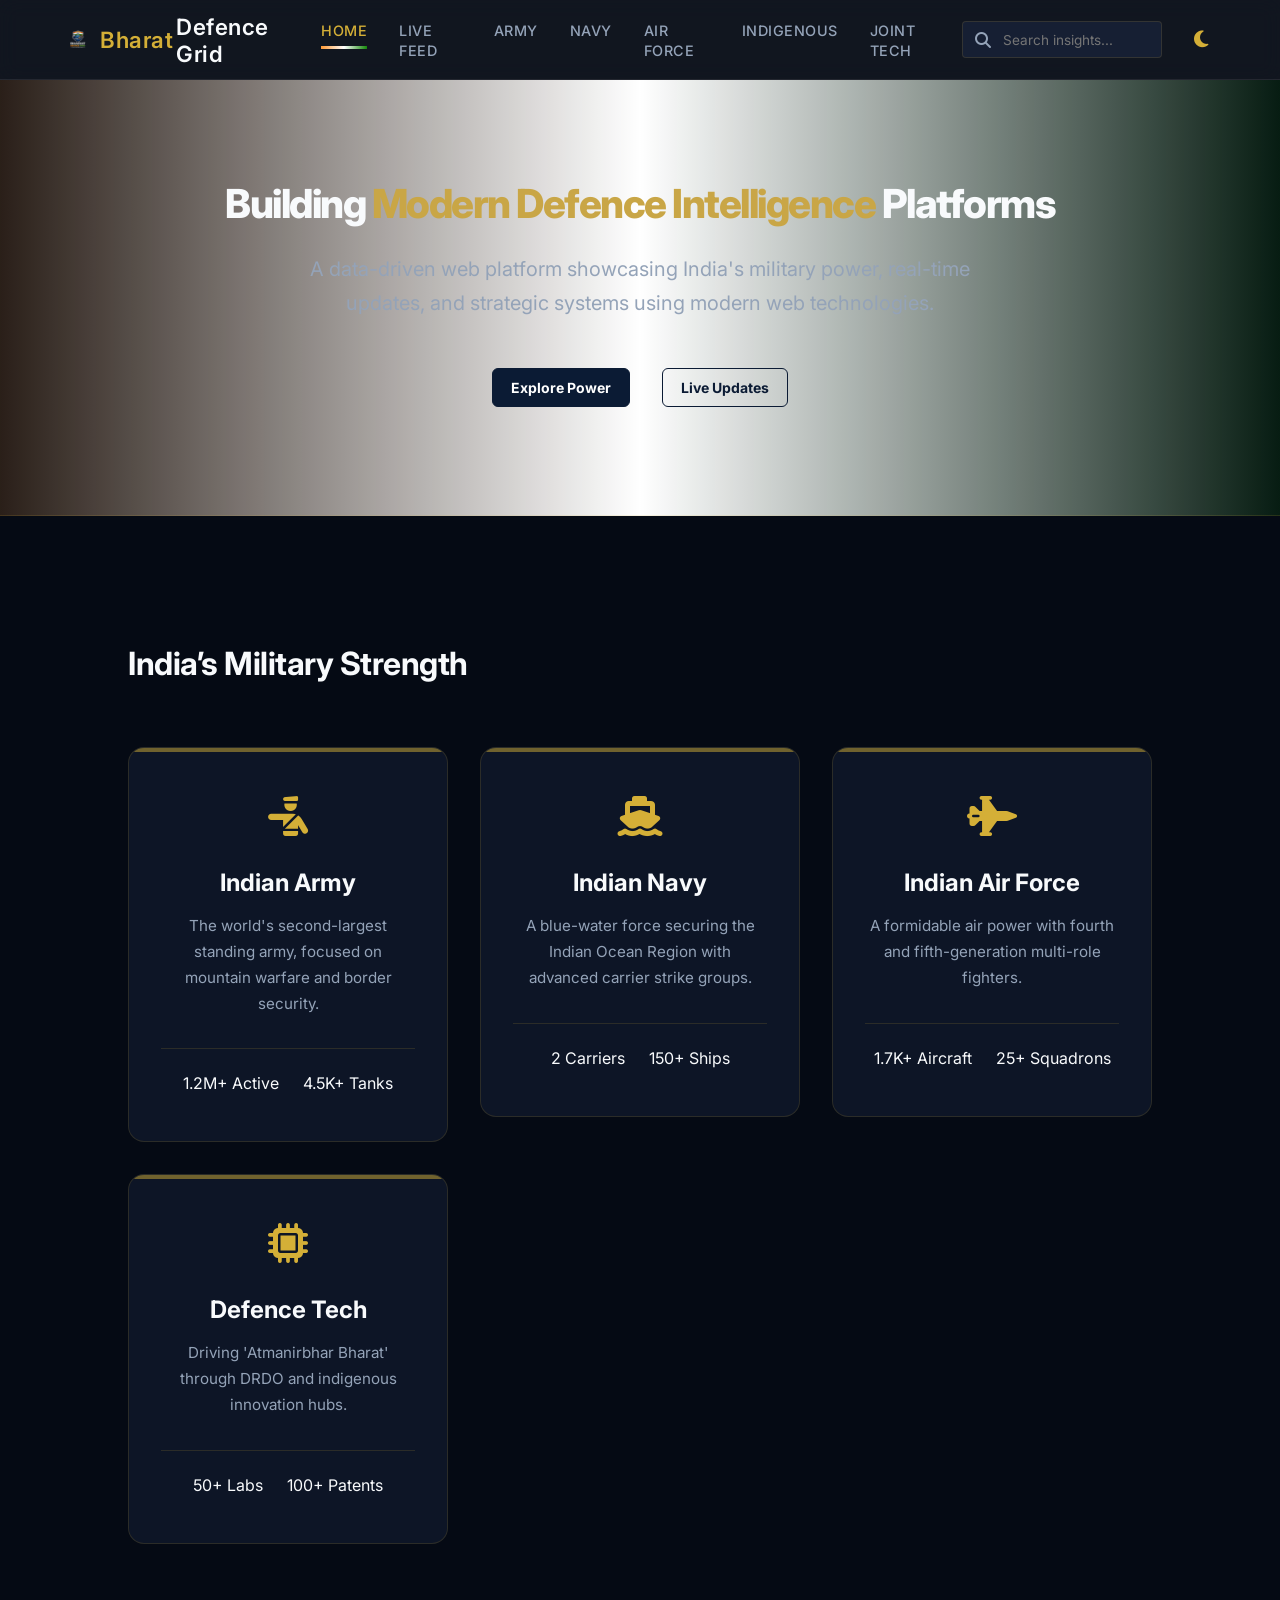
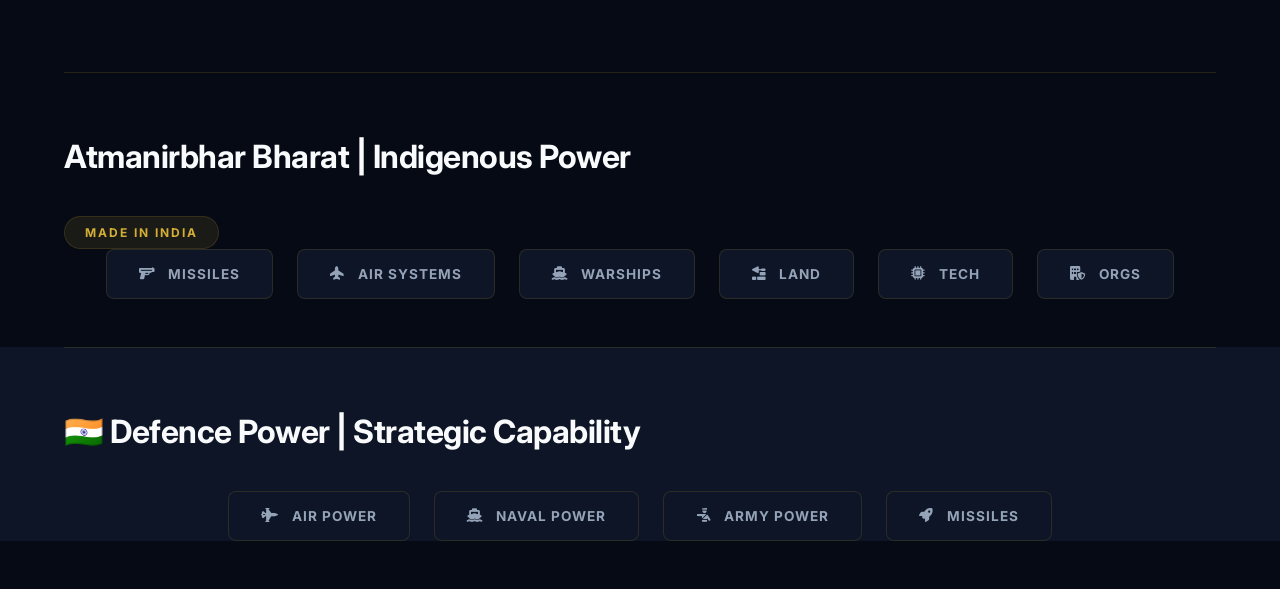
<file: index.html>
<!DOCTYPE html>
<html lang="en" data-theme="dark">

<head>
    <meta charset="UTF-8">
    <meta name="viewport" content="width=device-width, initial-scale=1.0">
    <title>Defence India | Tactical Intelligence Dashboard</title>
    <meta name="description" content="Real-time Indian defence updates, projects, and future warfare insights.">

    <!-- Google Fonts -->
    <link rel="preconnect" href="https://fonts.googleapis.com">
    <link rel="preconnect" href="https://fonts.gstatic.com" crossorigin>
    <link
        href="https://fonts.googleapis.com/css2?family=Inter:wght@400;500;600;700&family=Orbitron:wght@500;700;900&display=swap"
        rel="stylesheet">

    <!-- Font Awesome for Icons -->
    <link rel="stylesheet" href="https://cdnjs.cloudflare.com/ajax/libs/font-awesome/6.4.0/css/all.min.css">

    <!-- Custom CSS -->
    <link rel="stylesheet" href="index.css">
</head>

<body>
    <nav class="navbar" id="mainNavbar">
        <div class="nav-left">
            <div class="logo">
                <img src="assets/Bharat Defence Grid logo.png" alt="Bharat Defence Grid Logo" loading="lazy"
                    class="logo-img">
                Bharat <span>Defence Grid</span>
            </div>

            <div class="nav-toggle" id="navToggle">
                <i class="fas fa-bars"></i>
            </div>
        </div>

        <ul class="nav-menu">
            <li><a href="index.html" class="nav-link active">Home</a></li>
            <li><a href="live.html" class="nav-link">Live Feed</a></li>
            <li><a href="army.html" class="nav-link">Army</a></li>
            <li><a href="navy.html" class="nav-link">Navy</a></li>
            <li><a href="airforce.html" class="nav-link">Air Force</a></li>
            <li><a href="#atmanirbharSection" class="nav-link">Indigenous</a></li>
            <li><a href="tech.html" class="nav-link">Joint Tech</a></li>
        </ul>



        <div class="nav-right">
            <div class="search-container">
                <i class="fas fa-search search-icon"></i>
                <input type="text" class="search-input" placeholder="Search insights...">
            </div>

            <button class="theme-toggle" id="themeToggle" title="Toggle Light/Dark Mode">
                <i class="fas fa-moon"></i>
            </button>
        </div>
    </nav>

    <main class="page-content">
        <section class="hero">
            <h1>
                Building <span>Modern Defence Intelligence</span> Platforms
            </h1>
            <p>A data-driven web platform showcasing India's military power, real-time updates, and strategic systems
                using modern web technologies.
            </p>
            <div class="hero-buttons">
                <a href="#atmanirbharSection" class="btn primary">Explore Power</a>
                <a href="live.html" class="btn secondary">Live Updates</a>
            </div>
        </section> <!-- High-Density Tactical Intelligence Feed -->

        <section class="strength-section" id="militaryStrength">
            <div class="container" style="padding: 0 4rem;">
                <h2 class="section-title">India’s Military Strength</h2>
                <div class="strength-grid">
                    <!-- Indian Army -->
                    <a href="army.html" style="text-decoration: none; color: inherit;">
                        <div class="strength-card">
                            <i class="fas fa-person-military-pointing"></i>
                            <h3>Indian Army</h3>
                            <p>The world's second-largest standing army, focused on mountain warfare and border
                                security.</p>
                            <div class="strength-stats">
                                <div class="stat-item">
                                    <span class="stat-value">1.2M+</span>
                                    <span class="stat-label">Active</span>
                                </div>
                                <div class="stat-item">
                                    <span class="stat-value">4.5K+</span>
                                    <span class="stat-label">Tanks</span>
                                </div>
                            </div>
                        </div>
                    </a>

                    <!-- Indian Navy -->
                    <a href="navy.html" style="text-decoration: none; color: inherit;">
                        <div class="strength-card">
                            <i class="fas fa-ship"></i>
                            <h3>Indian Navy</h3>
                            <p>A blue-water force securing the Indian Ocean Region with advanced carrier strike groups.
                            </p>
                            <div class="strength-stats">
                                <div class="stat-item">
                                    <span class="stat-value">2</span>
                                    <span class="stat-label">Carriers</span>
                                </div>
                                <div class="stat-item">
                                    <span class="stat-value">150+</span>
                                    <span class="stat-label">Ships</span>
                                </div>
                            </div>
                        </div>
                    </a>

                    <!-- Indian Air Force -->
                    <a href="airforce.html" style="text-decoration: none; color: inherit;">
                        <div class="strength-card">
                            <i class="fas fa-jet-fighter"></i>
                            <h3>Indian Air Force</h3>
                            <p>A formidable air power with fourth and fifth-generation multi-role fighters.</p>
                            <div class="strength-stats">
                                <div class="stat-item">
                                    <span class="stat-value">1.7K+</span>
                                    <span class="stat-label">Aircraft</span>
                                </div>
                                <div class="stat-item">
                                    <span class="stat-value">25+</span>
                                    <span class="stat-label">Squadrons</span>
                                </div>
                            </div>
                        </div>
                    </a>

                    <!-- Tech & Innovation -->
                    <a href="tech.html" style="text-decoration: none; color: inherit;">
                        <div class="strength-card">
                            <i class="fas fa-microchip"></i>
                            <h3>Defence Tech</h3>
                            <p>Driving 'Atmanirbhar Bharat' through DRDO and indigenous innovation hubs.</p>
                            <div class="strength-stats">
                                <div class="stat-item">
                                    <span class="stat-value">50+</span>
                                    <span class="stat-label">Labs</span>
                                </div>
                                <div class="stat-item">
                                    <span class="stat-value">100+</span>
                                    <span class="stat-label">Patents</span>
                                </div>
                            </div>
                        </div>
                    </a>
                </div>

            </div>
        </section>

        <!-- Indigenous Innovation Section -->
        <section class="news-section" id="atmanirbharSection" style="background: var(--bg-primary); padding-top: 0;">
            <div class="container" style="padding: 0 4rem;">
                <div class="news-header" style="border-top: 1px solid var(--border-color); padding-top: 4rem;">
                    <h2 class="section-title">Atmanirbhar Bharat <span>| Indigenous Power</span></h2>
                    <div class="badge"
                        style="margin: 0; background: rgba(212, 175, 55, 0.1); color: var(--accent-color);">MADE IN
                        INDIA</div>
                </div>

                <!-- Categorical Control Buttons (User Requested) -->
                <div class="tabs-nav">
                    <button class="tab-btn" onclick="showAtmaTab('Missiles', event)">
                        <i class="fas fa-gun"></i>
                        <span>Missiles</span>
                    </button>
                    <button class="tab-btn" onclick="showAtmaTab('jets', event)">
                        <i class="fas fa-plane-up"></i>
                        <span>Air Systems</span>
                    </button>
                    <button class="tab-btn" onclick="showAtmaTab('naval', event)">
                        <i class="fas fa-ship"></i>
                        <span>Warships</span>
                    </button>
                    <button class="tab-btn" onclick="showAtmaTab('land', event)">
                        <i class="fas fa-trowel-bricks"></i>
                        <span>Land</span>
                    </button>
                    <button class="tab-btn" onclick="showAtmaTab('tech', event)">
                        <i class="fas fa-microchip"></i>
                        <span>Tech</span>
                    </button>
                    <button class="tab-btn" onclick="showAtmaTab('orgs', event)">
                        <i class="fas fa-building-shield"></i>
                        <span>Orgs</span>
                    </button>
                </div>

                <!-- Weapons & Missiles -->
                <div id="Missiles" class="tab-pane" style="margin-top: 2.5rem;">
                    <div class="slider-wrapper">
                        <button class="slider-btn left" onclick="scrollSlider('left', this)"><i
                                class="fas fa-chevron-left"></i></button>
                        <button class="slider-btn right" onclick="scrollSlider('right', this)"><i
                                class="fas fa-chevron-right"></i></button>
                        <div class="operations-grid">
                            <!-- Tactical Category Card: Ballistic -->
                            <div class="info-block category-card">
                                <h4><i class="fas fa-bolt"></i> Ballistic Missiles</h4>
                                <div class="tactical-list">
                                    <div class="tactical-item"><strong>Prithvi Series</strong><span>Short-range
                                            battlefield usage</span></div>
                                    <div class="tactical-item"><strong>Agni I to V</strong><span>Strategic / ICBM
                                            Deterrence</span></div>
                                    <div class="tactical-item"><strong>Agni-P</strong><span>New-gen canisterized
                                            system</span></div>
                                </div>
                                <span class="news-source"><i class="fas fa-shield-alt"></i> Strategic Command</span>
                            </div>

                            <!-- Tactical Category Card: Cruise -->
                            <div class="info-block category-card">
                                <h4><i class="fas fa-wind"></i> Cruise Missiles</h4>
                                <div class="tactical-list">
                                    <div class="tactical-item"><strong>BrahMos</strong><span>Supersonic Cruise
                                            (Land/Sea/Air)</span></div>
                                    <div class="tactical-item"><strong>Nirbhay</strong><span>Long-range Subsonic
                                            Cruise</span></div>
                                    <div class="tactical-item"><strong>LACM</strong><span>Land Attack Extended
                                            Range</span></div>
                                </div>
                                <span class="news-source"><i class="fas fa-fighter-jet"></i> Multi-Platform</span>
                            </div>

                            <!-- Tactical Category Card: Air Defence -->
                            <div class="info-block category-card">
                                <h4><i class="fas fa-umbrella"></i> Air Defence</h4>
                                <div class="tactical-list">
                                    <div class="tactical-item"><strong>Akash / Akash-NG</strong><span>Medium-range SAM
                                            System</span></div>
                                    <div class="tactical-item"><strong>MR-SAM / QRSAM</strong><span>Quick reaction
                                            defence</span></div>
                                    <div class="tactical-item"><strong>XR-SAM</strong><span>Long-range Sky Shield
                                            (Dev)</span></div>
                                </div>
                                <span class="news-source"><i class="fas fa-radar"></i> Sky Shield</span>
                            </div>

                            <!-- Tactical Category Card: Anti-Tank -->
                            <div class="info-block category-card">
                                <h4><i class="fas fa-crosshairs"></i> Anti-Tank Systems</h4>
                                <div class="tactical-list">
                                    <div class="tactical-item"><strong>Nag / MPATGM</strong><span>Fire-and-forget
                                            ATGM</span></div>
                                    <div class="tactical-item"><strong>HELINA</strong><span>Helicopter-launched
                                            tactical</span></div>
                                    <div class="tactical-item"><strong>SANT</strong><span>Stand-off Anti-Tank
                                            missile</span></div>
                                </div>
                                <span class="news-source"><i class="fas fa-truck-pickup"></i> Tactical Frontline</span>
                            </div>

                            <!-- Tactical Category Card: Advanced -->
                            <div class="info-block category-card">
                                <h4><i class="fas fa-rocket"></i> Advanced Systems</h4>
                                <div class="tactical-list">
                                    <div class="tactical-item"><strong>Pralay / Shaurya</strong><span>Quasi-ballistic /
                                            Hypersonic</span></div>
                                    <div class="tactical-item"><strong>HSTDV</strong><span>Hypersonic Tech
                                            Demonstrator</span></div>
                                    <div class="tactical-item"><strong>Mission Shakti</strong><span>A-SAT Anti-Satellite
                                            system</span></div>
                                </div>
                                <span class="news-source"><i class="fas fa-atom"></i> Frontier Tech</span>
                            </div>

                            <!-- Tactical Category Card: Artillery -->
                            <div class="info-block category-card">
                                <h4><i class="fas fa-bomb"></i> Artillery / Rockets</h4>
                                <div class="tactical-list">
                                    <div class="tactical-item"><strong>Pinaka MBRL</strong><span>Multi-barrel rocket
                                            system</span></div>
                                    <div class="tactical-item"><strong>Dhanush</strong><span>155mm Indigenous
                                            Howitzer</span></div>
                                    <div class="tactical-item"><strong>ATAGS</strong><span>Advanced Towed
                                            Artillery</span></div>
                                </div>
                                <span class="news-source"><i class="fas fa-fire"></i> Firepower</span>
                            </div>
                        </div>
                    </div>
                </div>


                <!-- Air Systems -->
                <div id="jets" class="tab-pane" style="margin-top: 2.5rem;">
                    <div class="slider-wrapper">
                        <button class="slider-btn left" onclick="scrollSlider('left', this)"><i
                                class="fas fa-chevron-left"></i></button>
                        <button class="slider-btn right" onclick="scrollSlider('right', this)"><i
                                class="fas fa-chevron-right"></i></button>
                        <div class="operations-grid">
                            <!-- Aircraft Card -->
                            <div class="info-block category-card">
                                <h4><i class="fas fa-plane-up"></i> Fighter Aircraft</h4>
                                <div class="tactical-list">
                                    <div class="tactical-item"><strong>HAL Tejas Mk1/1A</strong><span>Indigenous 4.5 Gen
                                            Fighter</span></div>
                                    <div class="tactical-item"><strong>Tejas Mk2 / AMCA</strong><span>5th Gen Stealth
                                            Program</span></div>
                                    <div class="tactical-item"><strong>HAL Marut</strong><span>Legacy Supersonic
                                            Program</span></div>
                                </div>
                                <span class="news-source"><i class="fas fa-wind"></i> Air Superiority</span>
                            </div>

                            <!-- Helicopter Card -->
                            <div class="info-block category-card">
                                <h4><i class="fas fa-helicopter"></i> Helicopters</h4>
                                <div class="tactical-list">
                                    <div class="tactical-item"><strong>LCH Prachand</strong><span>High-altitude Attack
                                            Heli</span></div>
                                    <div class="tactical-item"><strong>HAL Dhruv / Rudra</strong><span>Utility & Armed
                                            Variants</span></div>
                                    <div class="tactical-item"><strong>HAL LUH</strong><span>Next-gen Utility
                                            Support</span></div>
                                </div>
                                <span class="news-source"><i class="fas fa-mountain"></i> High-Altitude Ops</span>
                            </div>

                            <!-- UAV Card -->
                            <div class="info-block category-card">
                                <h4><i class="fas fa-robot"></i> Unmanned Systems</h4>
                                <div class="tactical-list">
                                    <div class="tactical-item"><strong>TAPAS (Rustom-II)</strong><span>MALE Surveillance
                                            UAV</span></div>
                                    <div class="tactical-item"><strong>Ghatak UCAV</strong><span>Stealth Strike Drone
                                            (Dev)</span></div>
                                    <div class="tactical-item"><strong>Swarm Drones</strong><span>Autonomous AI AI-based
                                            kits</span></div>
                                </div>
                                <span class="news-source"><i class="fas fa-eye"></i> Stealth Intelligence</span>
                            </div>

                            <!-- Tech Card -->
                            <div class="info-block category-card">
                                <h4><i class="fas fa-microchip"></i> Aviation Tech</h4>
                                <div class="tactical-list">
                                    <div class="tactical-item"><strong>Uttam AESA Rada</strong><span>Indigenous Tracking
                                            Tech</span></div>
                                    <div class="tactical-item"><strong>Kaveri Engine</strong><span>Jet Power R&D
                                            Program</span></div>
                                    <div class="tactical-item"><strong>Netra AEW&C</strong><span>Sky Surveillance
                                            Control</span></div>
                                </div>
                                <span class="news-source"><i class="fas fa-server"></i> Integrated Systems</span>
                            </div>
                        </div>
                    </div>
                </div>

                <!-- Warships & Submarines -->
                <div id="naval" class="tab-pane" style="margin-top: 2.5rem;">
                    <div class="slider-wrapper">
                        <button class="slider-btn left" onclick="scrollSlider('left', this)"><i
                                class="fas fa-chevron-left"></i></button>
                        <button class="slider-btn right" onclick="scrollSlider('right', this)"><i
                                class="fas fa-chevron-right"></i></button>
                        <div class="operations-grid">
                            <div class="info-block category-card">
                                <h4><i class="fas fa-anchor"></i> Naval Assets</h4>
                                <div class="tactical-list">
                                    <div class="tactical-item"><strong>INS Vikrant (IAC)</strong><span>India’s first
                                            indigenous aircraft carrier</span></div>
                                    <div class="tactical-item"><strong>INS Arihant (SSBN)</strong><span>Indigenous
                                            nuclear-powered submarine</span></div>
                                    <div class="tactical-item"><strong>Kolkata / Nilgiri Class</strong><span>Stealth
                                            destroyers & frigates</span></div>
                                    <div class="tactical-item"><strong>INS Nilgiri (1972)</strong><span>Legacy
                                            indigenous warship milestone</span></div>
                                </div>
                                <span class="news-source"><i class="fas fa-water"></i> Blue Water Navy</span>
                            </div>
                        </div>
                    </div>
                </div>

                <!-- Land Systems -->
                <div id="land" class="tab-pane" style="margin-top: 2.5rem;">
                    <div class="slider-wrapper">
                        <button class="slider-btn left" onclick="scrollSlider('left', this)"><i
                                class="fas fa-chevron-left"></i></button>
                        <button class="slider-btn right" onclick="scrollSlider('right', this)"><i
                                class="fas fa-chevron-right"></i></button>
                        <div class="operations-grid">
                            <div class="info-block category-card">
                                <h4><i class="fas fa-shield"></i> Land Power</h4>
                                <div class="tactical-list">
                                    <div class="tactical-item"><strong>Arjun MBT</strong><span>Indigenous Heavy Battle
                                            Tank</span></div>
                                    <div class="tactical-item"><strong>Zorawar Tank</strong><span>Light tank for
                                            mountain terrain</span></div>
                                    <div class="tactical-item"><strong>INSAS / AK-203</strong><span>Standard infantry
                                            weapon systems</span></div>
                                    <div class="tactical-item"><strong>K9 Vajra-T</strong><span>Self-propelled tracked
                                            artillery</span></div>
                                </div>
                                <span class="news-source"><i class="fas fa-land-mine-on"></i> Ground Superiority</span>
                            </div>
                        </div>
                    </div>
                </div>

                <!-- Defence Technologies -->
                <div id="tech" class="tab-pane" style="margin-top: 2.5rem;">
                    <div class="slider-wrapper">
                        <button class="slider-btn left" onclick="scrollSlider('left', this)"><i
                                class="fas fa-chevron-left"></i></button>
                        <button class="slider-btn right" onclick="scrollSlider('right', this)"><i
                                class="fas fa-chevron-right"></i></button>
                        <div class="operations-grid">
                            <div class="info-block category-card">
                                <h4><i class="fas fa-microchip"></i> Strategic Tech</h4>
                                <div class="tactical-list">
                                    <div class="tactical-item"><strong>Quantum Comm</strong><span>Indigenous secure
                                            communication</span></div>
                                    <div class="tactical-item"><strong>Directed Energy</strong><span>Next-gen laser
                                            weapon research</span></div>
                                    <div class="tactical-item"><strong>AI Battlefield</strong><span>Autonomous terrain
                                            navigation systems</span></div>
                                    <div class="tactical-item"><strong>Indigenous Radars</strong><span>Arudhra / Ashwini
                                            radar systems</span></div>
                                </div>
                                <span class="news-source"><i class="fas fa-project-diagram"></i> Futuristic Intel</span>
                            </div>
                        </div>
                    </div>
                </div>

                <!-- Atmanirbhar Manufacturing -->
                <div id="orgs" class="tab-pane" style="margin-top: 2.5rem;">
                    <div class="slider-wrapper">
                        <button class="slider-btn left" onclick="scrollSlider('left', this)"><i
                                class="fas fa-chevron-left"></i></button>
                        <button class="slider-btn right" onclick="scrollSlider('right', this)"><i
                                class="fas fa-chevron-right"></i></button>
                        <div class="operations-grid"
                            style="display: grid; grid-template-columns: repeat(auto-fit, minmax(320px, 1fr)); gap: 1.5rem;">
                            <div class="info-block">
                                <h3>Make in India</h3>
                                <p>Initiative to boost indigenous production capacity.</p>
                                <span class="news-source"><i class="far fa-calendar-alt"></i> Launched: 2014</span>
                            </div>
                            <div class="info-block">
                                <h3>Atmanirbhar Push</h3>
                                <p>Policy push for a self-reliant defence ecosystem.</p>
                                <span class="news-source"><i class="far fa-calendar-alt"></i> 2020</span>
                            </div>
                            <div class="info-block">
                                <h3>Defence Corridors</h3>
                                <p>Manufacturing hubs in UP and Tamil Nadu.</p>
                                <span class="news-source"><i class="far fa-calendar-alt"></i> 2018–Present</span>
                            </div>
                        </div>
                    </div>
                </div>


            </div>
            <!-- Atmanirbhar Manufacturing -->
            <div id="orgs" class="tab-pane" style="margin-top: 2.5rem;">
                <div class="slider-wrapper">
                    <button class="slider-btn left" onclick="scrollSlider('left', this)"><i
                            class="fas fa-chevron-left"></i></button>
                    <button class="slider-btn right" onclick="scrollSlider('right', this)"><i
                            class="fas fa-chevron-right"></i></button>
                    <div class="operations-grid">
                        <div class="info-block category-card">
                            <h4><i class="fas fa-industry"></i> Strategic Organizations</h4>
                            <div class="tactical-list">
                                <div class="tactical-item"><strong>DRDO</strong><span>R&D for advanced weapon
                                        systems</span></div>
                                <div class="tactical-item"><strong>HAL</strong><span>Aerospace & Aircraft
                                        manufacturing</span></div>
                                <div class="tactical-item"><strong>MDL / GRSE</strong><span>Warship and Submarine
                                        construction</span></div>
                                <div class="tactical-item"><strong>BEL</strong><span>Defence electronics & radar
                                        tech</span></div>
                            </div>
                            <span class="news-source"><i class="fas fa-building-shield"></i> Industrial Core</span>
                        </div>
                    </div>
                </div>
            </div>
            </div>
        </section>

        <!-- Defence Power Section -->
        <section class="news-section" id="defencePowerSection" style="background: var(--bg-secondary); padding-top: 0;">
            <div class="container" style="padding: 0 4rem;">
                <div class="news-header" style="border-top: 1px solid var(--border-color); padding-top: 4rem;">
                    <h2 class="section-title">🇮🇳 Defence Power <span>| Strategic Capability</span></h2>


                    <!-- Categorical Control Buttons -->
                    <div class="tabs-nav" style="margin-top: 2rem;">
                        <button class="tab-btn" onclick="showPowerTab('PowerAir', event)">
                            <i class="fas fa-jet-fighter"></i>
                            <span> Air Power</span>
                        </button>
                        <button class="tab-btn" onclick="showPowerTab('PowerNavy', event)">
                            <i class="fas fa-ship"></i>
                            <span> Naval Power</span>
                        </button>
                        <button class="tab-btn" onclick="showPowerTab('PowerArmy', event)">
                            <i class="fas fa-person-military-pointing"></i>
                            <span> Army Power</span>
                        </button>
                        <button class="tab-btn" onclick="showPowerTab('PowerMissiles', event)">
                            <i class="fas fa-rocket"></i>
                            <span> Missiles</span>
                        </button>
                    </div>

                    <!-- Air Power -->
                    <div id="PowerAir" class="tab-pane" style="margin-top: 2.5rem;">
                        <div class="slider-wrapper">
                            <button class="slider-btn left" onclick="scrollSlider('left', this)"><i
                                    class="fas fa-chevron-left"></i></button>
                            <button class="slider-btn right" onclick="scrollSlider('right', this)"><i
                                    class="fas fa-chevron-right"></i></button>
                            <div class="operations-grid">
                                <div class="info-block">
                                    <h3>✈️ Fighters</h3>
                                    <div class="tactical-list">
                                        <div class="tactical-item"><strong>Su-30MKI</strong><span>Main backbone (heavy
                                                multirole)</span></div>
                                        <div class="tactical-item"><strong>Rafale</strong><span>Advanced 4.5 gen
                                                fighter</span></div>
                                        <div class="tactical-item"><strong>Tejas Mk1 / Mk1A</strong><span>Indigenous
                                                light
                                                fighter</span></div>
                                        <div class="tactical-item"><strong>MiG-29UPG</strong><span>Upgraded air
                                                superiority
                                                fighter</span></div>
                                        <div class="tactical-item"><strong>Jaguar DARIN III</strong><span>Deep strike
                                                aircraft</span></div>
                                        <div class="tactical-item"><strong>Mirage 2000</strong><span>Precision strike
                                                fighter</span></div>
                                    </div>
                                </div>
                                <div class="info-block">
                                    <h3>🛫 Transport Aircraft</h3>
                                    <div class="tactical-list">
                                        <div class="tactical-item"><strong>C-17 Globemaster III</strong><span>Heavy lift
                                                strategic transport</span></div>
                                        <div class="tactical-item"><strong>C-130J Super Hercules</strong><span>Tactical
                                                transport (special ops)</span></div>
                                        <div class="tactical-item"><strong>IL-76</strong><span>Heavy transport</span>
                                        </div>
                                        <div class="tactical-item"><strong>An-32</strong><span>Medium transport
                                                (workhorse)</span></div>
                                        <div class="tactical-item"><strong>Dornier Do-228</strong><span>Light transport
                                                /
                                                utility</span></div>
                                    </div>
                                </div>
                                <div class="info-block">
                                    <h3>🚁 Helicopters</h3>
                                    <div class="tactical-list">
                                        <div class="tactical-item"><strong>AH-64E Apache</strong><span>Attack
                                                helicopter</span></div>
                                        <div class="tactical-item"><strong>CH-47 Chinook</strong><span>Heavy lift
                                                helicopter</span></div>
                                        <div class="tactical-item"><strong>HAL Dhruv (ALH)</strong><span>Utility
                                                helicopter</span></div>
                                        <div class="tactical-item"><strong>Mi-17 V5</strong><span>Medium lift (most
                                                used)</span></div>
                                        <div class="tactical-item"><strong>HAL Prachand LCH</strong><span>Light combat
                                                helicopter</span></div>
                                        <div class="tactical-item"><strong>Chetak / Cheetah</strong><span>Light utility
                                                (old
                                                but used)</span></div>
                                    </div>
                                </div>
                                <div class="info-block">
                                    <h3>🛸 UAV / Drones</h3>
                                    <div class="tactical-list">
                                        <div class="tactical-item"><strong>IAI Heron</strong><span>Surveillance
                                                UAV</span>
                                        </div>
                                        <div class="tactical-item"><strong>IAI Searcher</strong><span>Tactical
                                                UAV</span>
                                        </div>
                                        <div class="tactical-item"><strong>Heron TP</strong><span>Advanced long
                                                endurance
                                                UAV</span></div>
                                        <div class="tactical-item"><strong>Rustom (TAPAS)</strong><span>Indigenous UAV
                                                (developing)</span></div>
                                    </div>
                                </div>
                            </div>
                        </div>
                    </div>

                    <!-- Naval Power -->
                    <div id="PowerNavy" class="tab-pane" style="margin-top: 2.5rem;">
                        <div class="slider-wrapper">
                            <button class="slider-btn left" onclick="scrollSlider('left', this)"><i
                                    class="fas fa-chevron-left"></i></button>
                            <button class="slider-btn right" onclick="scrollSlider('right', this)"><i
                                    class="fas fa-chevron-right"></i></button>
                            <div class="operations-grid">

                                <!-- Carriers -->
                                <div class="info-block">
                                    <h3>🚢 Aircraft Carriers</h3>
                                    <div class="tactical-list">
                                        <div class="tactical-item"><strong>INS Vikrant</strong><span>Indigenous carrier
                                                with
                                                MiG-29K operations & STOBAR system</span></div>
                                        <div class="tactical-item"><strong>INS Vikramaditya</strong><span>Modified
                                                Kiev-class carrier operating MiG-29K fighters</span></div>
                                    </div>
                                </div>

                                <!-- Destroyers -->
                                <div class="info-block">
                                    <h3>⚓ Destroyers</h3>
                                    <div class="tactical-list">
                                        <div class="project-group-label">Project 15B (Visakhapatnam Class)</div>
                                        <div class="tactical-item"><strong>INS Visakhapatnam</strong><span>Stealth
                                                destroyer
                                                (BrahMos & P15B)</span></div>
                                        <div class="tactical-item"><strong>INS Mormugao</strong><span>Guided missile
                                                stealth
                                                with modern sensors</span></div>
                                        <div class="tactical-item"><strong>INS Imphal</strong><span>Latest with enhanced
                                                survivability</span></div>
                                        <div class="tactical-item"><strong>INS Surat</strong><span>Newest
                                                (trials/induction
                                                phase)</span></div>

                                        <div class="project-group-label">Kolkata Class</div>
                                        <div class="tactical-item"><strong>INS Kolkata</strong><span>Advanced (BrahMos
                                                strike capability)</span></div>
                                        <div class="tactical-item"><strong>INS Kochi</strong><span>Multi-role with
                                                strong
                                                air defence</span></div>
                                        <div class="tactical-item"><strong>INS Chennai</strong><span>Long-range strike
                                                destroyer</span></div>

                                        <div class="project-group-label">Delhi Class (Upgraded)</div>
                                        <div class="tactical-item"><strong>INS Delhi</strong><span>Multi-role (upgraded
                                                legacy)</span></div>
                                        <div class="tactical-item"><strong>INS Mysore / INS Mumbai</strong><span>Air
                                                defence
                                                & strike</span></div>

                                        <div class="project-group-label">Legacy/Reserve</div>
                                        <div class="tactical-item"><strong>INS Rajput / Rana</strong><span>Older guided
                                                missile destroyers</span></div>
                                    </div>
                                </div>

                                <!-- Frigates -->
                                <div class="info-block">
                                    <h3>🛳️ Frigates</h3>
                                    <div class="tactical-list">
                                        <div class="project-group-label">Project 17A (Nilgiri Class)</div>
                                        <div class="tactical-item"><strong>INS Nilgiri / Himgiri /
                                                Udaygiri</strong><span>Next-gen stealth frigates</span></div>

                                        <div class="project-group-label">Shivalik Class (Project 17)</div>
                                        <div class="tactical-item"><strong>INS Shivalik / Satpura /
                                                Sahyadri</strong><span>Stealth multi-role frigates</span></div>

                                        <div class="project-group-label">Talwar Class (Project 1135.6)</div>
                                        <div class="tactical-item"><strong>Talwar / Trishul / Tabar / Teg / Tarkash /
                                                Trikand</strong><span>Advanced stealth frigates</span></div>

                                        <div class="project-group-label">Indigenous Guided Missile</div>
                                        <div class="tactical-item"><strong>INS Brahmaputra / Betwa /
                                                Beas</strong><span>Multi-role legacy frigates</span></div>
                                    </div>
                                </div>

                                <!-- Submarines -->
                                <div class="info-block">
                                    <h3>🤿 Submarines</h3>
                                    <div class="tactical-list">
                                        <div class="project-group-label">SSBN (Nuclear Ballistic)</div>
                                        <div class="tactical-item"><strong>INS Arihant / Arighat /
                                                Aridhaman</strong><span>Nuclear triad SLBM capability</span></div>

                                        <div class="project-group-label">Kalvari Class (Scorpene)</div>
                                        <div class="tactical-item"><strong>Kalvari / Khanderi / Karanj / Vela / Vagir /
                                                Vagsheer</strong><span>Silent attack submarines</span></div>

                                        <div class="project-group-label">Diesel-Electric Fleet</div>
                                        <div class="tactical-item"><strong>Sindhughosh Class</strong><span>Kilo-class
                                                (missile capable)</span></div>
                                        <div class="tactical-item"><strong>Shishumar Class</strong><span>Type 209
                                                (German
                                                origin)</span></div>
                                    </div>
                                </div>

                                <!-- Corvettes -->
                                <div class="info-block">
                                    <h3>🚤 Corvettes</h3>
                                    <div class="tactical-list">
                                        <div class="project-group-label">ASW & Stealth</div>
                                        <div class="tactical-item"><strong>Kamorta / Kadmatt / Kiltan /
                                                Kavaratti</strong><span>Stealth anti-submarine corvettes</span></div>
                                        <div class="tactical-item"><strong>Arnala Class</strong><span>New shallow water
                                                ASW
                                                (Upcoming)</span></div>

                                        <div class="project-group-label">Missile & Strike</div>
                                        <div class="tactical-item"><strong>Kora / Kirch / Veer / Nipat /
                                                Nirghat</strong><span>High-speed strike vessels</span></div>
                                    </div>
                                </div>

                            </div>
                        </div>
                    </div>

                    <!-- Army Power -->
                    <div id="PowerArmy" class="tab-pane" style="margin-top: 2.5rem;">
                        <div class="slider-wrapper">
                            <button class="slider-btn left" onclick="scrollSlider('left', this)"><i
                                    class="fas fa-chevron-left"></i></button>
                            <button class="slider-btn right" onclick="scrollSlider('right', this)"><i
                                    class="fas fa-chevron-right"></i></button>
                            <div class="operations-grid">

                                <!-- Infantry -->
                                <div class="info-block">
                                    <h3>🪖 Infantry Combat Systems</h3>
                                    <div class="tactical-list">
                                        <div class="tactical-item"><strong>Infantry Battalions</strong><span>Core
                                                fighting
                                                units for ground combat & border security</span></div>
                                        <div class="tactical-item"><strong>SIG716 / AK-203</strong><span>Modern 7.62mm
                                                and
                                                7.62x39mm assault rifles</span></div>
                                        <div class="tactical-item"><strong>Bulletproof Gear</strong><span>Advanced
                                                ballistic
                                                protection for frontline troops</span></div>
                                        <div class="tactical-item"><strong>Night Vision</strong><span>Tactical NVDs for
                                                low-light & covert operations</span></div>
                                        <div class="tactical-item"><strong>Battlefield Systems</strong><span>Digital
                                                communication & digital surveillance Support</span></div>
                                    </div>
                                </div>

                                <!-- Tanks -->
                                <div class="info-block">
                                    <h3>🛡️ Armoured (Tanks)</h3>
                                    <div class="tactical-list">
                                        <div class="tactical-item"><strong>Arjun Mk1A</strong><span>Indigenous main
                                                battle
                                                tank with advanced fire control</span></div>
                                        <div class="tactical-item"><strong>T-90 Bhishma</strong><span>Primary battle
                                                tank
                                                with night-fighting capability</span></div>
                                        <div class="tactical-item"><strong>T-72 Ajeya</strong><span>Upgraded multi-role
                                                battle tank (Large numbers)</span></div>
                                        <div class="tactical-item"><strong>Zorawar Tank</strong><span>Lightweight tank
                                                for
                                                high-altitude warfare (New)</span></div>
                                        <div class="tactical-item"><strong>Future FRCV</strong><span>Next-gen tank
                                                program
                                                (planned replacement)</span></div>
                                    </div>
                                </div>

                                <!-- Artillery -->
                                <div class="info-block">
                                    <h3>💣 Artillery & Rocket Systems</h3>
                                    <div class="tactical-list">
                                        <div class="tactical-item"><strong>K9 Vajra</strong><span>Self-propelled
                                                artillery
                                                for rapid deployment</span></div>
                                        <div class="tactical-item"><strong>Dhanush / ATAGS</strong><span>Indigenous
                                                long-range howitzer systems</span></div>
                                        <div class="tactical-item"><strong>Pinaka MBRL</strong><span>Tactical
                                                multi-barrel
                                                rocket system (Area saturation)</span></div>
                                        <div class="tactical-item"><strong>M777 Howitzer</strong><span>Lightweight
                                                ultra-mobile mountain artillery</span></div>
                                        <div class="tactical-item"><strong>Grad BM-21</strong><span>Legacy area
                                                saturation
                                                rocket systems</span></div>
                                    </div>
                                </div>

                                <!-- Brigades -->
                                <div class="info-block">
                                    <h3>🪖 Strategic Formations</h3>
                                    <div class="tactical-list">
                                        <div class="tactical-item"><strong>Strike Corps</strong><span>Offensive
                                                formations
                                                for deep tactical operations</span></div>
                                        <div class="tactical-item"><strong>Mountain Brigade</strong><span>Specialized
                                                experts for high-altitude warfare</span></div>
                                        <div class="tactical-item"><strong>Armoured Brigade</strong><span>Heavy
                                                offensive
                                                units (Tank heavy formations)</span></div>
                                        <div class="tactical-item"><strong>Mechanized Brigade</strong><span>Infantry
                                                with
                                                BMP armoured vehicle mobility</span></div>
                                        <div class="tactical-item"><strong>Rapid Division</strong><span>Quick deployment
                                                forces (~3000-5000 troops)</span></div>
                                    </div>
                                </div>

                                <!-- Special Forces -->
                                <div class="info-block">
                                    <h3>⚔️ Elite Special Forces</h3>
                                    <div class="tactical-list">
                                        <div class="tactical-item"><strong>Para SF</strong><span>Elite forces for covert
                                                &
                                                surgical missions</span></div>
                                        <div class="tactical-item"><strong>Para Commandos</strong><span>High-risk
                                                operations
                                                & counter-terrorism</span></div>
                                        <div class="tactical-item"><strong>MARCOS / Garuds</strong><span>Naval & Air
                                                Force
                                                special operations support</span></div>
                                        <div class="tactical-item"><strong>NSG</strong><span>Elite counter-terrorism
                                                force
                                                (Phantoms)</span></div>
                                    </div>
                                </div>
                            </div>
                        </div>
                    </div>

                    <!-- Missiles -->
                    <div id="PowerMissiles" class="tab-pane" style="margin-top: 2.5rem;">
                        <div class="slider-wrapper">
                            <button class="slider-btn left" onclick="scrollSlider('left', this)"><i
                                    class="fas fa-chevron-left"></i></button>
                            <button class="slider-btn right" onclick="scrollSlider('right', this)"><i
                                    class="fas fa-chevron-right"></i></button>
                            <div class="operations-grid">
                                <div class="info-block">
                                    <h3>🚀 Ballistic Missiles</h3>
                                    <div class="tactical-list">
                                        <div class="tactical-item"><strong>Agni Series (I-V)</strong><span>Strategic
                                                nuclear
                                                deterrence (700km to 5000km+)</span></div>
                                        <div class="tactical-item"><strong>Agni Prime</strong><span>New-gen
                                                high-accuracy
                                                tactical ballistic missile</span></div>
                                        <div class="tactical-item"><strong>Prithvi / Pralay</strong><span>Short range
                                                battlefield surface-to-surface missiles</span></div>
                                        <div class="tactical-item"><strong>K-4 SLBM</strong><span>Submarine-launched
                                                strategic missile (Deterrence)</span></div>
                                    </div>
                                </div>
                                <div class="info-block">
                                    <h3>🎯 Cruise Missiles</h3>
                                    <div class="tactical-list">
                                        <div class="tactical-item"><strong>BrahMos (Supersonic)</strong><span>World's
                                                fastest cruise missile (Multi-platform)</span></div>
                                        <div class="tactical-item"><strong>BrahMos-ER / A</strong><span>Extended range
                                                and
                                                Air-launched variants</span></div>
                                        <div class="tactical-item"><strong>Nirbhay / LACM</strong><span>Indigenous
                                                long-range subsonic cruise missiles</span></div>
                                    </div>
                                </div>
                                <div class="info-block">
                                    <h3>🛡️ Air Defence</h3>
                                    <div class="tactical-list">
                                        <div class="tactical-item"><strong>S-400 Triumf</strong><span>Long range
                                                multi-layer
                                                air defence umbrella</span></div>
                                        <div class="tactical-item"><strong>Akash / Akash-NG</strong><span>Indigenous
                                                multi-target medium range defence</span></div>
                                        <div class="tactical-item"><strong>Barak-8 (LRSAM)</strong><span>Naval and
                                                land-based long range defence</span></div>
                                        <div class="tactical-item"><strong>QRSAM / MRSAM</strong><span>Quick reaction
                                                and
                                                medium range tactical systems</span></div>
                                    </div>
                                </div>
                            </div>
                        </div>
                    </div>

                </div>
        </section>
    </main>


    <!-- Custom Script -->
    <script src="script.js"></script>
</body>

</html>
</file>
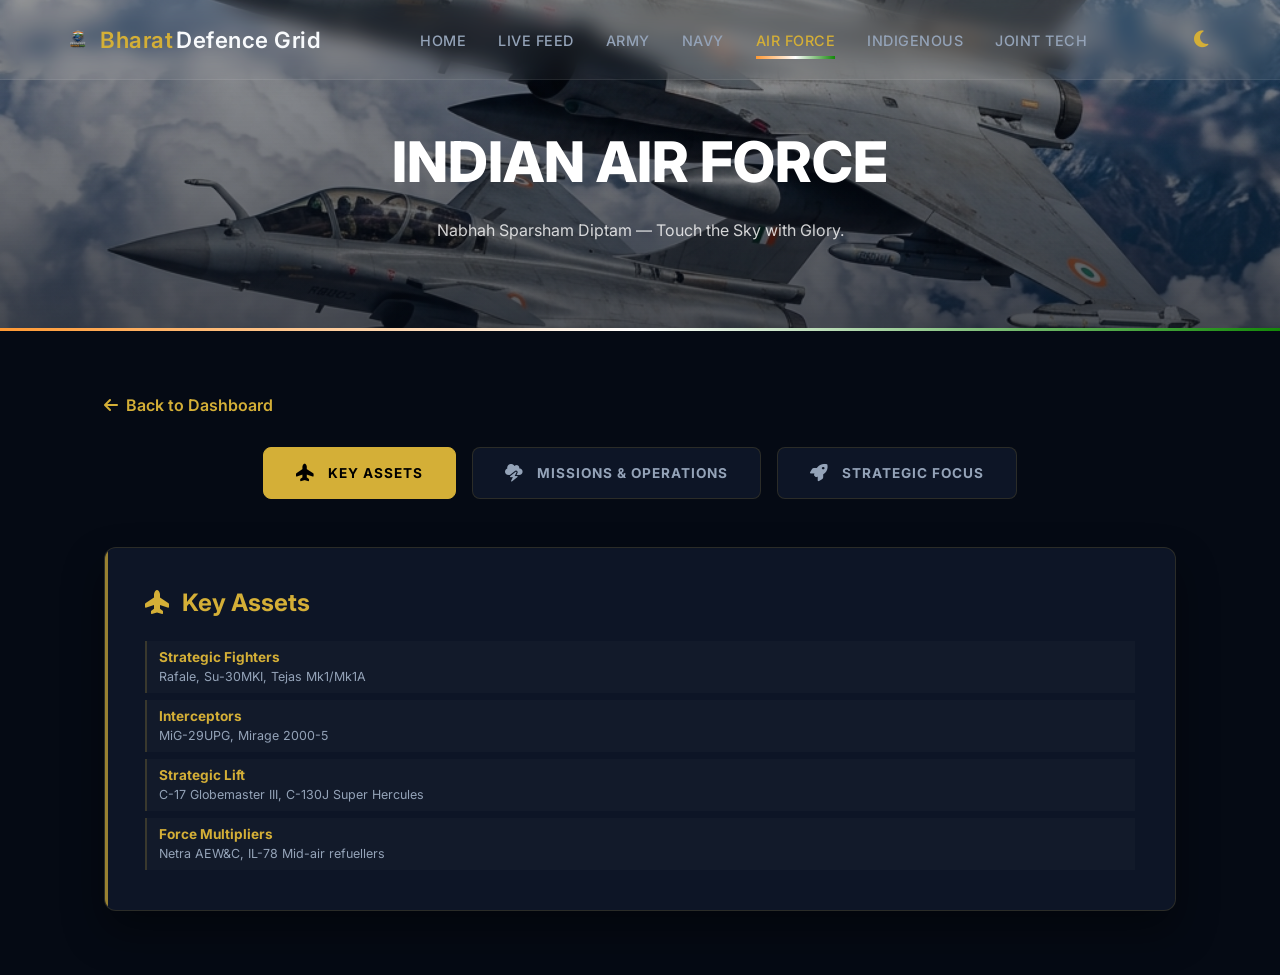
<file: airforce.html>
<!DOCTYPE html>
<html lang="en" data-theme="dark">

<head>
    <meta charset="UTF-8">
    <meta name="viewport" content="width=device-width, initial-scale=1.0">
    <title>Indian Air Force | Defence India</title>
    <!-- Google Fonts -->
    <link rel="preconnect" href="https://fonts.googleapis.com">
    <link rel="preconnect" href="https://fonts.gstatic.com" crossorigin>
    <link href="https://fonts.googleapis.com/css2?family=Inter:wght@400;500;600;700&display=swap" rel="stylesheet">
    <!-- Font Awesome -->
    <link rel="stylesheet" href="https://cdnjs.cloudflare.com/ajax/libs/font-awesome/6.4.0/css/all.min.css">
    <!-- Custom CSS -->
    <link rel="stylesheet" href="index.css">
    <style>
        .detail-hero {
            padding: 8rem 4rem 4rem;
            background: linear-gradient(rgba(5, 10, 20, 0.4), rgba(5, 10, 20, 0.7)), url('./assets/airforce-hero.png');
            background-size: cover;
            background-position: center;
            text-align: center;
            border-bottom: 3px solid transparent;
            border-image: linear-gradient(to right, #FF9933, #FFFFFF, #138808) 1;
        }


        .detail-content {
            padding: 4rem;
            max-width: 1200px;
            margin: 0 auto;
        }

        /* Tab Styles */
        .tabs-nav {
            display: flex;
            justify-content: center;
            gap: 1rem;
            margin-bottom: 3rem;
            flex-wrap: wrap;
        }

        .tab-btn {
            background: var(--bg-secondary);
            border: 1px solid var(--border-color);
            color: var(--text-secondary);
            padding: 1rem 2rem;
            border-radius: 8px;
            font-weight: 700;
            cursor: pointer;
            transition: var(--transition);
            display: flex;
            align-items: center;
            gap: 0.8rem;
            text-transform: uppercase;
            font-size: 0.85rem;
            letter-spacing: 1px;
        }

        .tab-btn i {
            font-size: 1.1rem;
        }

        .tab-btn.active {
            background: var(--accent-color);
            color: #000;
            border-color: var(--accent-color);
        }

        .tab-pane {
            display: none;
            animation: fadeIn 0.4s ease forwards;
        }

        .tab-pane.active {
            display: block;
        }

        @keyframes fadeIn {
            from {
                opacity: 0;
                transform: translateY(10px);
            }

            to {
                opacity: 1;
                transform: translateY(0);
            }
        }

        .info-block {
            background: var(--bg-secondary);
            padding: 2.5rem;
            border-radius: 12px;
            border: 1px solid var(--border-color);
            box-shadow: var(--shadow-premium);
            height: 100%;
        }

        .info-block h2 {
            font-size: 1.5rem;
            color: var(--accent-color);
            margin-bottom: 1.5rem;
            display: flex;
            align-items: center;
            gap: 0.8rem;
        }

        .info-list {
            list-style: none;
        }

        .info-list li {
            color: var(--text-secondary);
            margin-bottom: 1rem;
            display: flex;
            gap: 1rem;
            line-height: 1.6;
        }

        .info-list li i {
            color: var(--accent-color);
            margin-top: 0.3rem;
        }

        .back-link {
            display: inline-flex;
            align-items: center;
            gap: 0.5rem;
            color: var(--accent-color);
            text-decoration: none;
            font-weight: 600;
            margin-bottom: 2rem;
            transition: var(--transition);
        }

        .back-link:hover {
            transform: translateX(-5px);
        }
    </style>
</head>

<body>
    <nav class="navbar">
        <div class="nav-left">
            <div class="logo">
                <img 
    src="assets/Bharat Defence Grid logo.png" 
    alt="Bharat Defence Grid Logo"
    loading="lazy"
    class="logo-img">
                Bharat <span>Defence Grid</span>
            </div>
            
            <div class="nav-toggle" id="navToggle">
                <i class="fas fa-bars"></i>
            </div>
        </div>

        <ul class="nav-menu">
            <li><a href="index.html" class="nav-link">Home</a></li>
            <li><a href="live.html" class="nav-link">Live Feed</a></li>
            <li><a href="army.html" class="nav-link">Army</a></li>
            <li><a href="navy.html" class="nav-link">Navy</a></li>
            <li><a href="airforce.html" class="nav-link active">Air Force</a></li>
            <li><a href="index.html#atmanirbharSection" class="nav-link">Indigenous</a></li>
            <li><a href="tech.html" class="nav-link">Joint Tech</a></li>
        </ul>

        <div class="nav-right">
            <button class="theme-toggle" id="themeToggle">
                <i class="fas fa-moon"></i>
            </button>
        </div>
    </nav>

    <header class="detail-hero">
        <h1 style="font-size: 3.5rem; font-weight: 800; color: white;">INDIAN AIR FORCE</h1>
        <p style="color: rgba(255,255,255,0.8); max-width: 800px; margin: 1.5rem auto;">Nabhah Sparsham Diptam — Touch
            the Sky with Glory.</p>
    </header>

    <main class="detail-content">
        <a href="index.html" class="back-link"><i class="fas fa-arrow-left"></i> Back to Dashboard</a>

        <!-- Custom Tab Navigation -->
        <div class="tabs-nav">
            <button class="tab-btn active" onclick="showTab('assets')"><i class="fas fa-plane-up"></i> Key
                Assets</button>
            <button class="tab-btn" onclick="showTab('missions')"><i class="fas fa-cloud-bolt"></i> Missions &
                Operations</button>
            <button class="tab-btn" onclick="showTab('focus')"><i class="fas fa-rocket"></i> Strategic Focus</button>
        </div>

        <!-- Tab Panes -->
        <div id="assets" class="tab-pane active">
            <div class="info-block">
                <h2><i class="fas fa-plane-up"></i> Key Assets</h2>
                <div class="tactical-list">
                    <div class="tactical-item"><strong>Strategic Fighters</strong><span>Rafale, Su-30MKI, Tejas Mk1/Mk1A</span></div>
                    <div class="tactical-item"><strong>Interceptors</strong><span>MiG-29UPG, Mirage 2000-5</span></div>
                    <div class="tactical-item"><strong>Strategic Lift</strong><span>C-17 Globemaster III, C-130J Super Hercules</span></div>
                    <div class="tactical-item"><strong>Force Multipliers</strong><span>Netra AEW&C, IL-78 Mid-air refuellers</span></div>
                </div>
            </div>
        </div>

        <div id="missions" class="tab-pane">
            <div class="info-block" style="margin-bottom: 3rem;">
                <h2><i class="fas fa-cloud-bolt"></i> Mission</h2>
                <p style="color: var(--text-secondary); line-height: 1.8; font-size: 1.1rem; margin-bottom: 2rem;">
                    To defend Indian airspace, achieve air superiority, and deliver rapid, precise offensive and
                    defensive air operations.
                </p>
            </div>

            <h2 class="section-title">Historic Operations</h2>
            <div class="timeline-container">
                <div class="timeline-item">
                    <div class="timeline-dot"></div>
                    <span class="timeline-date">1947–1948</span>
                    <div class="timeline-content">
                        <h3>Air Operations (Kashmir)</h3>
                        <p>Vital airlift and combat support during the first Indo-Pak war, ensuring early tactical
                            superiority.</p>
                    </div>
                </div>

                <div class="timeline-item">
                    <div class="timeline-dot"></div>
                    <span class="timeline-date">1962</span>
                    <div class="timeline-content">
                        <h3>Air Support (Indo-China)</h3>
                        <p>Critical logistics, transport, and supply missions across extremely challenging high-altitude
                            terrain.</p>
                    </div>
                </div>

                <div class="timeline-item">
                    <div class="timeline-dot"></div>
                    <span class="timeline-date">1965</span>
                    <div class="timeline-content">
                        <h3>Indo-Pak War</h3>
                        <p>Establishment of air superiority over West Pakistan and heroic support during the Battle of
                            Asal Uttar.</p>
                    </div>
                </div>

                <div class="timeline-item">
                    <div class="timeline-dot"></div>
                    <span class="timeline-date">Dec 1971</span>
                    <div class="timeline-content">
                        <h3>1971 War Campaigns</h3>
                        <p>Decisive strikes including the legendary Battle of Longewala, where the IAF decimated an
                            armored regiment.</p>
                    </div>
                </div>

                <div class="timeline-item">
                    <div class="timeline-dot"></div>
                    <span class="timeline-date">1999</span>
                    <div class="timeline-content">
                        <h3>Operation Safed Sagar</h3>
                        <p>The first high-altitude operation of its kind, using precision strikes to evict infiltrators
                            from Kargil heights.</p>
                    </div>
                </div>

                <div class="timeline-item">
                    <div class="timeline-dot"></div>
                    <span class="timeline-date">26 Feb 2019</span>
                    <div class="timeline-content">
                        <h3>Balakot Airstrike</h3>
                        <p>A precision cross-border pre-emptive strike on major terror launchpads, demonstrating
                            deep-strike capability.</p>
                    </div>
                </div>

                <div class="timeline-item">
                    <div class="timeline-dot"></div>
                    <span class="timeline-date">2022</span>
                    <div class="timeline-content">
                        <h3>Operation Ganga</h3>
                        <p>Massive strategic airlift to rescue thousands of Indian students from the conflict zone in
                            Ukraine.</p>
                    </div>
                </div>
                <div class="timeline-item">
                    <div class="timeline-dot"></div>
                    <span class="timeline-date">2025</span>
                    <div class="timeline-content">
                        <h3>Operation Sindoor</h3>
                        <p>A joint Indian Army–Air Force precision strike targeting terrorist infrastructure with high
                            accuracy.</p>
                    </div>
                </div>
            </div>

        </div>

        <div id="focus" class="tab-pane">
            <div class="info-block">
                <h2><i class="fas fa-rocket"></i> Strategic Focus</h2>
                <div class="tactical-list">
                    <div class="tactical-item"><strong>Air Superiority</strong><span>Dominating the skies with advanced 4.5 gen platforms</span></div>
                    <div class="tactical-item"><strong>Tactical Deep Strike</strong><span>Precision engagement of strategic targets behind lines</span></div>
                    <div class="tactical-item"><strong>Rapid Global Mobility</strong><span>Strategic heavy-lift & tactical operational support</span></div>
                    <div class="tactical-item"><strong>Integrated Air Defence</strong><span>Multi-layer protection with S-400 and MRSAM umbrella</span></div>
                </div>
            </div>
        </div>

    </main>

    <script src="script.js"></script>
</body>

</html>
</file>
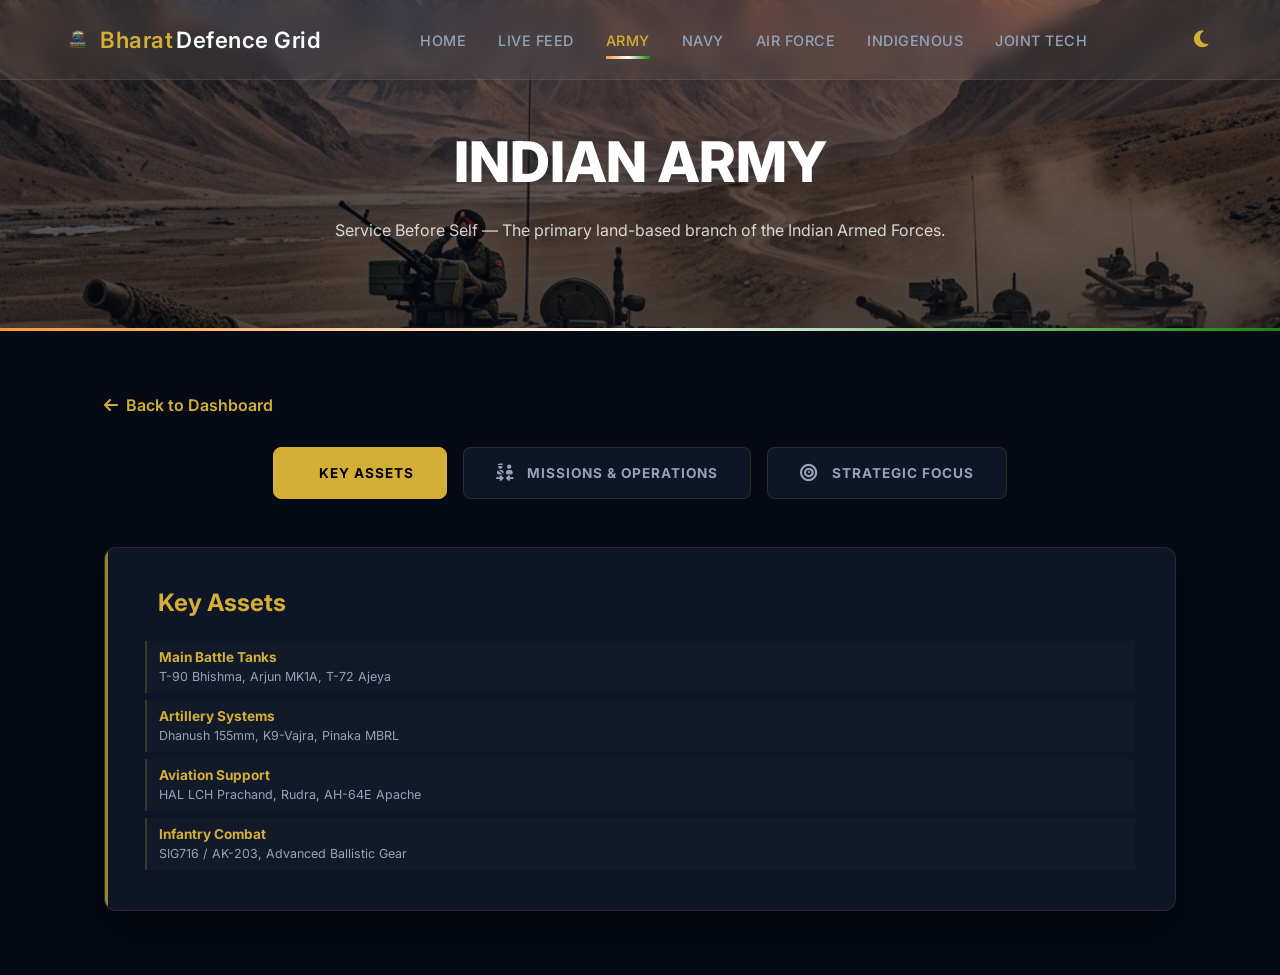
<file: army.html>
<!DOCTYPE html>
<html lang="en" data-theme="dark">

<head>
    <meta charset="UTF-8">
    <meta name="viewport" content="width=device-width, initial-scale=1.0">
    <title>Indian Army | Defence India</title>
    <!-- Google Fonts -->
    <link rel="preconnect" href="https://fonts.googleapis.com">
    <link rel="preconnect" href="https://fonts.gstatic.com" crossorigin>
    <link href="https://fonts.googleapis.com/css2?family=Inter:wght@400;500;600;700&display=swap" rel="stylesheet">
    <!-- Font Awesome -->
    <link rel="stylesheet" href="https://cdnjs.cloudflare.com/ajax/libs/font-awesome/6.4.0/css/all.min.css">
    <!-- Custom CSS -->
    <link rel="stylesheet" href="index.css">
    <style>
        .detail-hero {
            padding: 8rem 4rem 4rem;
            background: linear-gradient(rgba(5, 10, 20, 0.4), rgba(5, 10, 20, 0.7)), url('./assets/army-hero.png');
            background-size: cover;
            background-position: center;
            text-align: center;
            border-bottom: 3px solid transparent;
            border-image: linear-gradient(to right, #FF9933, #FFFFFF, #138808) 1;
        }


        .detail-content {
            padding: 4rem;
            max-width: 1200px;
            margin: 0 auto;
        }

        /* Tab Styles */
        .tabs-nav {
            display: flex;
            justify-content: center;
            gap: 1rem;
            margin-bottom: 3rem;
            flex-wrap: wrap;
        }

        .tab-btn {
            background: var(--bg-secondary);
            border: 1px solid var(--border-color);
            color: var(--text-secondary);
            padding: 1rem 2rem;
            border-radius: 8px;
            font-weight: 700;
            cursor: pointer;
            transition: var(--transition);
            display: flex;
            align-items: center;
            gap: 0.8rem;
            text-transform: uppercase;
            font-size: 0.85rem;
            letter-spacing: 1px;
        }

        .tab-btn i {
            font-size: 1.1rem;
        }

        .tab-btn.active {
            background: var(--accent-color);
            color: #000;
            border-color: var(--accent-color);
        }

        .tab-pane {
            display: none;
            animation: fadeIn 0.4s ease forwards;
        }

        .tab-pane.active {
            display: block;
        }

        @keyframes fadeIn {
            from {
                opacity: 0;
                transform: translateY(10px);
            }

            to {
                opacity: 1;
                transform: translateY(0);
            }
        }

        .info-block {
            background: var(--bg-secondary);
            padding: 2.5rem;
            border-radius: 12px;
            border: 1px solid var(--border-color);
            box-shadow: var(--shadow-premium);
            height: 100%;
        }

        .info-block h2 {
            font-size: 1.5rem;
            color: var(--accent-color);
            margin-bottom: 1.5rem;
            display: flex;
            align-items: center;
            gap: 0.8rem;
        }

        .info-list {
            list-style: none;
        }

        .info-list li {
            color: var(--text-secondary);
            margin-bottom: 1rem;
            display: flex;
            gap: 1rem;
            line-height: 1.6;
        }

        .info-list li i {
            color: var(--accent-color);
            margin-top: 0.3rem;
        }

        .back-link {
            display: inline-flex;
            align-items: center;
            gap: 0.5rem;
            color: var(--accent-color);
            text-decoration: none;
            font-weight: 600;
            margin-bottom: 2rem;
            transition: var(--transition);
        }

        .back-link:hover {
            transform: translateX(-5px);
        }
    </style>
</head>

<body>
    <nav class="navbar">
        <div class="nav-left">
            <div class="logo">
                <img 
    src="assets/Bharat Defence Grid logo.png" 
    alt="Bharat Defence Grid Logo"
    loading="lazy"
    class="logo-img">
                Bharat <span>Defence Grid</span>
            </div>
            
            <div class="nav-toggle" id="navToggle">
                <i class="fas fa-bars"></i>
            </div>
        </div>

        <ul class="nav-menu">
            <li><a href="index.html" class="nav-link">Home</a></li>
            <li><a href="live.html" class="nav-link">Live Feed</a></li>
            <li><a href="army.html" class="nav-link active">Army</a></li>
            <li><a href="navy.html" class="nav-link">Navy</a></li>
            <li><a href="airforce.html" class="nav-link">Air Force</a></li>
            <li><a href="index.html#atmanirbharSection" class="nav-link">Indigenous</a></li>
            <li><a href="tech.html" class="nav-link">Joint Tech</a></li>
        </ul>

        <div class="nav-right">
            <button class="theme-toggle" id="themeToggle">
                <i class="fas fa-moon"></i>
            </button>
        </div>
    </nav>

    <header class="detail-hero">
        <h1 style="font-size: 3.5rem; font-weight: 800; color: white;">INDIAN ARMY</h1>
        <p style="color: rgba(255,255,255,0.8); max-width: 800px; margin: 1.5rem auto;">Service Before Self — The
            primary land-based branch of the Indian Armed Forces.</p>
    </header>

    <main class="detail-content">
        <a href="index.html" class="back-link"><i class="fas fa-arrow-left"></i> Back to Dashboard</a>

        <!-- Custom Tab Navigation -->
        <div class="tabs-nav">
            <button class="tab-btn active" onclick="showTab('assets')"><i class="fas fa-tanks"></i> Key Assets</button>
            <button class="tab-btn" onclick="showTab('missions')"><i class="fas fa-person-military-to-person"></i>
                Missions & Operations</button>
            <button class="tab-btn" onclick="showTab('focus')"><i class="fas fa-bullseye"></i> Strategic Focus</button>
        </div>

        <!-- Tab Panes -->
        <div id="assets" class="tab-pane active">
            <div class="info-block">
                <h2><i class="fas fa-tanks"></i> Key Assets</h2>
                <div class="tactical-list">
                    <div class="tactical-item"><strong>Main Battle Tanks</strong><span>T-90 Bhishma, Arjun MK1A, T-72 Ajeya</span></div>
                    <div class="tactical-item"><strong>Artillery Systems</strong><span>Dhanush 155mm, K9-Vajra, Pinaka MBRL</span></div>
                    <div class="tactical-item"><strong>Aviation Support</strong><span>HAL LCH Prachand, Rudra, AH-64E Apache</span></div>
                    <div class="tactical-item"><strong>Infantry Combat</strong><span>SIG716 / AK-203, Advanced Ballistic Gear</span></div>
                </div>
            </div>
        </div>

        <div id="missions" class="tab-pane">
            <div class="info-block" style="margin-bottom: 3rem;">
                <h2><i class="fas fa-person-military-to-person"></i> Mission</h2>
                <p style="color: var(--text-secondary); line-height: 1.8; font-size: 1.1rem; margin-bottom: 2rem;">
                    To safeguard India’s sovereignty and territorial integrity by defending land borders against external threats and maintaining internal security.
                </p>
            </div>

            <h2 class="section-title">Historic Operations</h2>
            <div class="timeline-container">
                <div class="timeline-item">
                    <div class="timeline-dot"></div>
                    <span class="timeline-date">1947–1948</span>
                    <div class="timeline-content">
                        <h3>Indo-Pak War</h3>
                        <p>Defence of Jammu & Kashmir against invasion; First major conflict post-independence.</p>
                    </div>
                </div>

                <div class="timeline-item">
                    <div class="timeline-dot"></div>
                    <span class="timeline-date">1948</span>
                    <div class="timeline-content">
                        <h3>Operation Polo</h3>
                        <p>Successful military operation to integrate Hyderabad into the Indian Union.</p>
                    </div>
                </div>

                <div class="timeline-item">
                    <div class="timeline-dot"></div>
                    <span class="timeline-date">1962</span>
                    <div class="timeline-content">
                        <h3>Indo-China War</h3>
                        <p>Border conflict in Ladakh and NEFA; Heroic stands at Rezang La.</p>
                    </div>
                </div>

                <div class="timeline-item">
                    <div class="timeline-dot"></div>
                    <span class="timeline-date">1965</span>
                    <div class="timeline-content">
                        <h3>Indo-Pak War</h3>
                        <p>Large-scale conflict over Kashmir; Successful defense against Operation Gibraltar.</p>
                    </div>
                </div>

                <div class="timeline-item">
                    <div class="timeline-dot"></div>
                    <span class="timeline-date">1971</span>
                    <div class="timeline-content">
                        <h3>1971 War (Liberation of Bangladesh)</h3>
                        <p>Decisive victory leading to the birth of Bangladesh and the largest military surrender since WWII.</p>
                    </div>
                </div>

                <div class="timeline-item">
                    <div class="timeline-dot"></div>
                    <span class="timeline-date">1984 - Present</span>
                    <div class="timeline-content">
                        <h3>Operation Meghdoot</h3>
                        <p>Strategic capture and continued defense of the Siachen Glacier, the world's highest battlefield.</p>
                    </div>
                </div>

                <div class="timeline-item">
                    <div class="timeline-dot"></div>
                    <span class="timeline-date">1999</span>
                    <div class="timeline-content">
                        <h3>Operation Vijay (Kargil War)</h3>
                        <p>High-altitude war to evict Pakistani regulars from fortified positions in Kargil.</p>
                    </div>
                </div>

                <div class="timeline-item">
                    <div class="timeline-dot"></div>
                    <span class="timeline-date">2016</span>
                    <div class="timeline-content">
                        <h3>Surgical Strikes</h3>
                        <p>Precision cross-border strikes on terror launchpads in PoK following the Uri attack.</p>
                    </div>
                </div>
            </div>

        </div>

        <div id="focus" class="tab-pane">
            <div class="info-block">
                <h2><i class="fas fa-bullseye"></i> Strategic Focus</h2>
                <div class="tactical-list">
                    <div class="tactical-item"><strong>High-Altitude Warfare</strong><span>Dominance in Siachen and Ladakh regions</span></div>
                    <div class="tactical-item"><strong>Internal Security</strong><span>Counter-terrorism & counter-insurgency specialists</span></div>
                    <div class="tactical-item"><strong>Integrated Battle Groups</strong><span>Rapid mobilization & agile combat deployments</span></div>
                    <div class="tactical-item"><strong>Tech Integration</strong><span>Modernization with AI, drones, and autonomous systems</span></div>
                    <div class="tactical-item"><strong>Civil Support</strong><span>Humanitarian assistance and disaster relief capability</span></div>
                </div>
            </div>
        </div>

    </main>

    <script>
        function showTab(tabId) {
            // Hide all tab panes
            document.querySelectorAll('.tab-pane').forEach(pane => pane.classList.remove('active'));
            // Deactivate all buttons
            document.querySelectorAll('.tab-btn').forEach(btn => btn.classList.remove('active'));

            // Show target pane
            document.getElementById(tabId).classList.add('active');
            // Activate target button
            event.currentTarget.classList.add('active');
        }
    </script>
    <script src="script.js"></script>
</body>

</html>
</file>
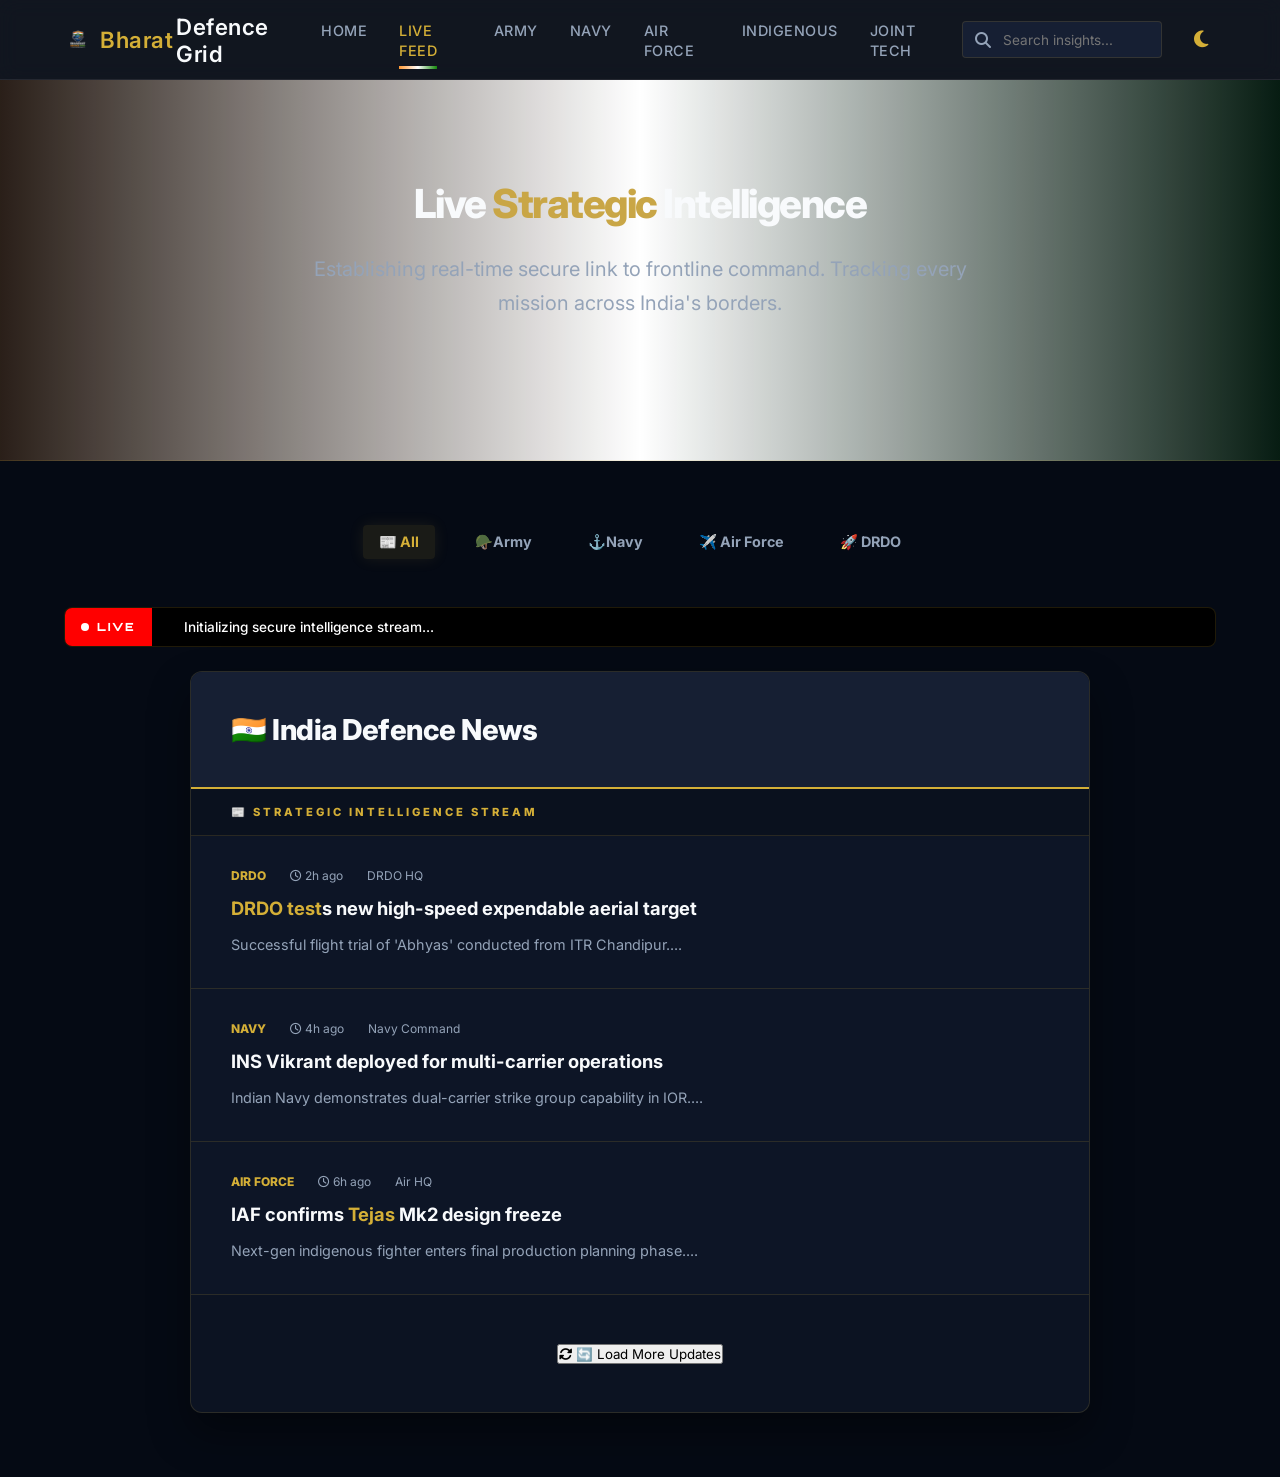
<file: live.html>
<!DOCTYPE html>
<html lang="en" data-theme="dark">

<head>
    <meta charset="UTF-8">
    <meta name="viewport" content="width=device-width, initial-scale=1.0">
    <title>Live Intelligence Feed | Bharat Defence Grid</title>
    <meta name="description" content="Real-time Indian defence updates, projects, and future warfare insights.">

    <!-- Google Fonts -->
    <link rel="preconnect" href="https://fonts.googleapis.com">
    <link rel="preconnect" href="https://fonts.gstatic.com" crossorigin>
    <link
        href="https://fonts.googleapis.com/css2?family=Inter:wght@400;500;600;700&family=Orbitron:wght@500;700;900&display=swap"
        rel="stylesheet">

    <!-- Font Awesome for Icons -->
    <link rel="stylesheet" href="https://cdnjs.cloudflare.com/ajax/libs/font-awesome/6.4.0/css/all.min.css">

    <!-- Custom CSS -->
    <link rel="stylesheet" href="index.css">
</head>

<body>
    <nav class="navbar" id="mainNavbar">
        <div class="nav-left">
            <div class="logo">
                <img src="assets/Bharat Defence Grid logo.png" alt="Bharat Defence Grid Logo" loading="lazy"
                    class="logo-img">
                Bharat <span>Defence Grid</span>
            </div>

            <div class="nav-toggle" id="navToggle">
                <i class="fas fa-bars"></i>
            </div>
        </div>

        <ul class="nav-menu">
            <li><a href="index.html" class="nav-link">Home</a></li>
            <li><a href="live.html" class="nav-link active">Live Feed</a></li>
            <li><a href="army.html" class="nav-link">Army</a></li>
            <li><a href="navy.html" class="nav-link">Navy</a></li>
            <li><a href="airforce.html" class="nav-link">Air Force</a></li>
            <li><a href="index.html#atmanirbharSection" class="nav-link">Indigenous</a></li>
            <li><a href="tech.html" class="nav-link">Joint Tech</a></li>
        </ul>

        <div class="nav-right">
            <div class="search-container">
                <i class="fas fa-search search-icon"></i>
                <input type="text" class="search-input" placeholder="Search insights...">
            </div>

            <button class="theme-toggle" id="themeToggle" title="Toggle Light/Dark Mode">
                <i class="fas fa-moon"></i>
            </button>
        </div>
    </nav>

    <main class="page-content">
        <section class="hero" style="min-height: auto; padding: 100px 20px;">
            <h1>Live <span>Strategic</span> Intelligence</h1>
            <p>Establishing real-time secure link to frontline command. Tracking every mission across India's borders.</p>
        </section>

        <!-- Live Feed Section Migrated from Home -->
        <section class="news-section" id="newsFeed">
            <div class="container" style="padding: 4rem;">
                <!-- Sector Control -->
                <div class="sector-tabs">
                    <button class="sector-btn active" onclick="filterBySector('all', event)">📰 All</button>
                    <button class="sector-btn" onclick="filterBySector('army', event)">🪖Army</button>
                    <button class="sector-btn" onclick="filterBySector('navy', event)">⚓Navy</button>
                    <button class="sector-btn" onclick="filterBySector('airforce', event)">✈️ Air Force</button>
                    <button class="sector-btn" onclick="filterBySector('drdo', event)">🚀 DRDO</button>
                </div>

                <!-- Live Tactical Ticker -->
                <div class="news-ticker">
                    <div class="ticker-badge"><span class="live-dot"></span> LIVE</div>
                    <div class="ticker-scroll" id="tickerScroll">
                        <span class="ticker-msg">Initializing secure intelligence stream...</span>
                    </div>
                </div>

                <div class="intel-report-container">
                    <div class="report-header">
                        <h2>🇮🇳 India Defence News</h2>
                    </div>

                    <div class="news-list-label">📰 STRATEGIC INTELLIGENCE STREAM</div>

                    <div class="intel-list" id="intelList">
                        <!-- Items injected by JS -->
                        <div class="intel-placeholder">Establishing secure link to Command...</div>
                    </div>

                    <div class="load-more-section">
                        <button class="btn-secondary" id="loadMoreBtn" onclick="loadMoreIntel()">
                            <i class="fas fa-sync-alt"></i> 🔄 Load More Updates
                        </button>
                    </div>
                </div>
            </div>
        </section>
    </main>

    <script src="script.js"></script>
    <script>
        // Ensure the active tab and filters work on this page
        window.addEventListener('DOMContentLoaded', () => {
            if (typeof initNews === 'function') initNews();
        });
    </script>
</body>

</html>
</file>
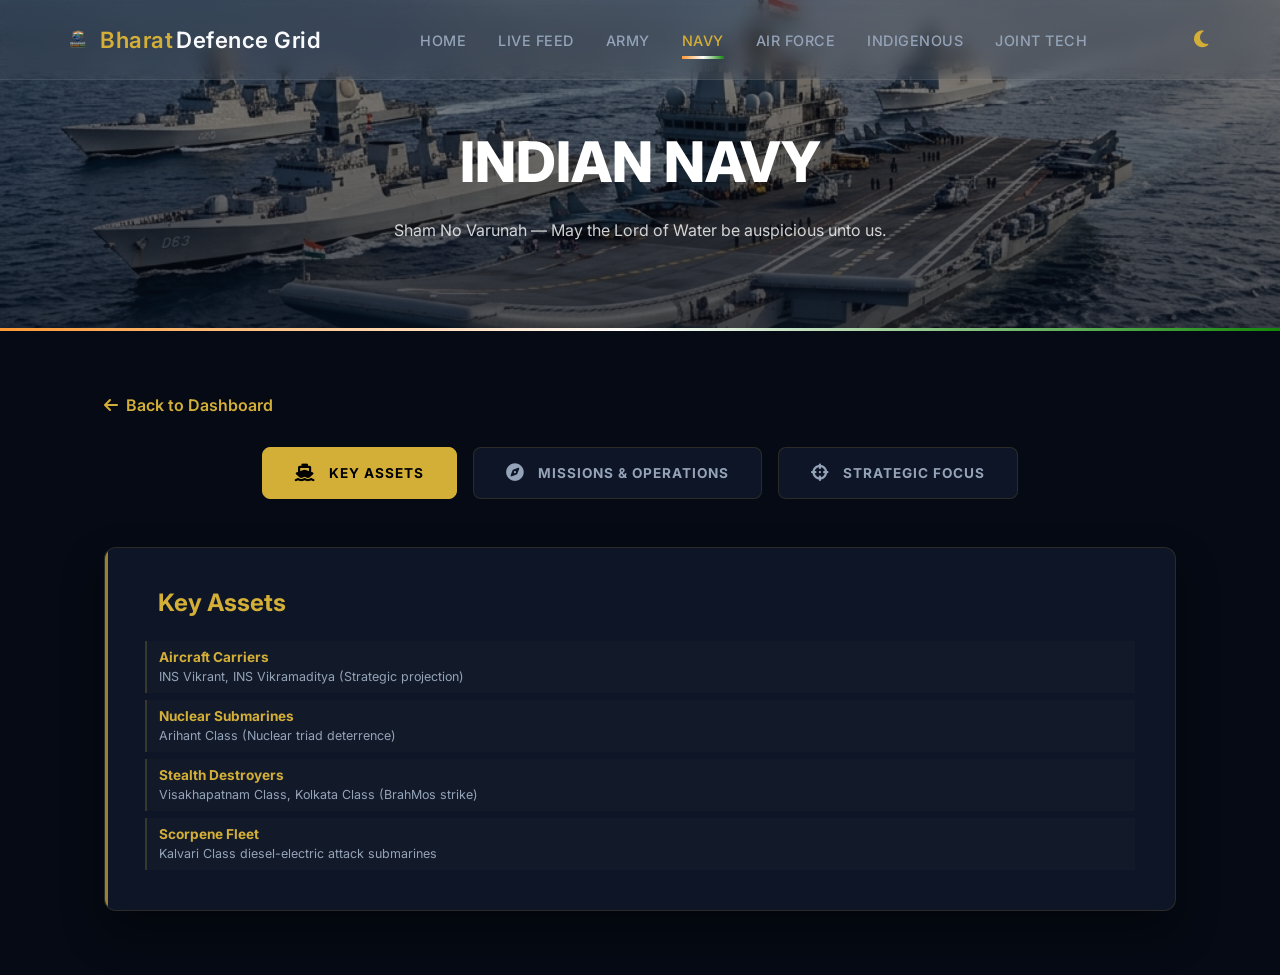
<file: navy.html>
<!DOCTYPE html>
<html lang="en" data-theme="dark">

<head>
    <meta charset="UTF-8">
    <meta name="viewport" content="width=device-width, initial-scale=1.0">
    <title>Indian Navy | Defence India</title>
    <!-- Google Fonts -->
    <link rel="preconnect" href="https://fonts.googleapis.com">
    <link rel="preconnect" href="https://fonts.gstatic.com" crossorigin>
    <link href="https://fonts.googleapis.com/css2?family=Inter:wght@400;500;600;700&display=swap" rel="stylesheet">
    <!-- Font Awesome -->
    <link rel="stylesheet" href="https://cdnjs.cloudflare.com/ajax/libs/font-awesome/6.4.0/css/all.min.css">
    <!-- Custom CSS -->
    <link rel="stylesheet" href="index.css">
    <style>
        .detail-hero {
            padding: 8rem 4rem 4rem;
            background: linear-gradient(rgba(5, 10, 20, 0.4), rgba(5, 10, 20, 0.7)), url('./assets/navy-hero.png');
            background-size: cover;
            background-position: center;
            text-align: center;
            border-bottom: 3px solid transparent;
            border-image: linear-gradient(to right, #FF9933, #FFFFFF, #138808) 1;
        }


        .detail-content {
            padding: 4rem;
            max-width: 1200px;
            margin: 0 auto;
        }

        /* Tab Styles */
        .tabs-nav {
            display: flex;
            justify-content: center;
            gap: 1rem;
            margin-bottom: 3rem;
            flex-wrap: wrap;
        }

        .tab-btn {
            background: var(--bg-secondary);
            border: 1px solid var(--border-color);
            color: var(--text-secondary);
            padding: 1rem 2rem;
            border-radius: 8px;
            font-weight: 700;
            cursor: pointer;
            transition: var(--transition);
            display: flex;
            align-items: center;
            gap: 0.8rem;
            text-transform: uppercase;
            font-size: 0.85rem;
            letter-spacing: 1px;
        }

        .tab-btn i {
            font-size: 1.1rem;
        }

        .tab-btn.active {
            background: var(--accent-color);
            color: #000;
            border-color: var(--accent-color);
        }

        .tab-pane {
            display: none;
            animation: fadeIn 0.4s ease forwards;
        }

        .tab-pane.active {
            display: block;
        }

        @keyframes fadeIn {
            from {
                opacity: 0;
                transform: translateY(10px);
            }

            to {
                opacity: 1;
                transform: translateY(0);
            }
        }

        .info-block {
            background: var(--bg-secondary);
            padding: 2.5rem;
            border-radius: 12px;
            border: 1px solid var(--border-color);
            box-shadow: var(--shadow-premium);
            height: 100%;
        }

        .info-block h2 {
            font-size: 1.5rem;
            color: var(--accent-color);
            margin-bottom: 1.5rem;
            display: flex;
            align-items: center;
            gap: 0.8rem;
        }

        .info-list {
            list-style: none;
        }

        .info-list li {
            color: var(--text-secondary);
            margin-bottom: 1rem;
            display: flex;
            gap: 1rem;
            line-height: 1.6;
        }

        .info-list li i {
            color: var(--accent-color);
            margin-top: 0.3rem;
        }

        .back-link {
            display: inline-flex;
            align-items: center;
            gap: 0.5rem;
            color: var(--accent-color);
            text-decoration: none;
            font-weight: 600;
            margin-bottom: 2rem;
            transition: var(--transition);
        }

        .back-link:hover {
            transform: translateX(-5px);
        }
    </style>
</head>

<body>
    <nav class="navbar">
        <div class="nav-left">
            <div class="logo">
                <img 
    src="assets/Bharat Defence Grid logo.png" 
    alt="Bharat Defence Grid Logo"
    loading="lazy"
    class="logo-img">
                Bharat <span>Defence Grid</span>
            </div>
            
            <div class="nav-toggle" id="navToggle">
                <i class="fas fa-bars"></i>
            </div>
        </div>

        <ul class="nav-menu">
            <li><a href="index.html" class="nav-link">Home</a></li>
            <li><a href="live.html" class="nav-link">Live Feed</a></li>
            <li><a href="army.html" class="nav-link">Army</a></li>
            <li><a href="navy.html" class="nav-link active">Navy</a></li>
            <li><a href="airforce.html" class="nav-link">Air Force</a></li>
            <li><a href="index.html#atmanirbharSection" class="nav-link">Indigenous</a></li>
            <li><a href="tech.html" class="nav-link">Joint Tech</a></li>
        </ul>

        <div class="nav-right">
            <button class="theme-toggle" id="themeToggle">
                <i class="fas fa-moon"></i>
            </button>
        </div>
    </nav>

    <header class="detail-hero">
        <h1 style="font-size: 3.5rem; font-weight: 800; color: white;">INDIAN NAVY</h1>
        <p style="color: rgba(255,255,255,0.8); max-width: 800px; margin: 1.5rem auto;">Sham No Varunah — May the Lord
            of Water be auspicious unto us.</p>
    </header>

    <main class="detail-content">
        <a href="index.html" class="back-link"><i class="fas fa-arrow-left"></i> Back to Dashboard</a>

        <!-- Custom Tab Navigation -->
        <div class="tabs-nav">
            <button class="tab-btn active" onclick="showTab('assets')"><i class="fas fa-ship"></i> Key Assets</button>
            <button class="tab-btn" onclick="showTab('missions')"><i class="fas fa-compass"></i> Missions &
                Operations</button>
            <button class="tab-btn" onclick="showTab('focus')"><i class="fas fa-crosshairs"></i> Strategic
                Focus</button>
        </div>

        <!-- Tab Panes -->
        <div id="assets" class="tab-pane active">
            <div class="info-block">
                <h2><i class="fas fa-anchors"></i> Key Assets</h2>
                <div class="tactical-list">
                    <div class="tactical-item"><strong>Aircraft Carriers</strong><span>INS Vikrant, INS Vikramaditya (Strategic projection)</span></div>
                    <div class="tactical-item"><strong>Nuclear Submarines</strong><span>Arihant Class (Nuclear triad deterrence)</span></div>
                    <div class="tactical-item"><strong>Stealth Destroyers</strong><span>Visakhapatnam Class, Kolkata Class (BrahMos strike)</span></div>
                    <div class="tactical-item"><strong>Scorpene Fleet</strong><span>Kalvari Class diesel-electric attack submarines</span></div>
                </div>
            </div>
        </div>

        <div id="missions" class="tab-pane">
            <div class="info-block" style="margin-bottom: 3rem;">
                <h2><i class="fas fa-compass"></i> Mission</h2>
                <p style="color: var(--text-secondary); line-height: 1.8; font-size: 1.1rem; margin-bottom: 2rem;">
                    To secure India’s maritime borders, protect sea lanes, and ensure dominance in the Indian Ocean
                    Region.
                </p>
            </div>

            <h2 class="section-title">Historic Operations</h2>
            <div class="timeline-container">
                <div class="timeline-item">
                    <div class="timeline-dot"></div>
                    <span class="timeline-date">4 Dec 1971</span>
                    <div class="timeline-content">
                        <h3>Operation Trident</h3>
                        <p>A daring missile boat attack on Karachi harbour, inflicting heavy damage on the Pakistani Navy.</p>
                    </div>
                </div>

                <div class="timeline-item">
                    <div class="timeline-dot"></div>
                    <span class="timeline-date">8 Dec 1971</span>
                    <div class="timeline-content">
                        <h3>Operation Python</h3>
                        <p>The successful follow-up naval strike on Karachi, solidifying Indian naval dominance in the Arabian Sea.</p>
                    </div>
                </div>

                <div class="timeline-item">
                    <div class="timeline-dot"></div>
                    <span class="timeline-date">1999</span>
                    <div class="timeline-content">
                        <h3>Operation Talwar</h3>
                        <p>The naval blockade of Pakistani ports during the Kargil War, effectively cutting off their supply lines.</p>
                    </div>
                </div>

                <div class="timeline-item">
                    <div class="timeline-dot"></div>
                    <span class="timeline-date">2006</span>
                    <div class="timeline-content">
                        <h3>Operation Sukoon</h3>
                        <p>The largest maritime evacuation mission since WWII, rescuing Indian, Sri Lankan, and Nepalese nationals from Lebanon.</p>
                    </div>
                </div>

                <div class="timeline-item">
                    <div class="timeline-dot"></div>
                    <span class="timeline-date">2008 – Present</span>
                    <div class="timeline-content">
                        <h3>Anti-Piracy (Gulf of Aden)</h3>
                        <p>Continuous patrol and protection of global shipping lanes against maritime piracy.</p>
                    </div>
                </div>

                <div class="timeline-item">
                    <div class="timeline-dot"></div>
                    <span class="timeline-date">2015</span>
                    <div class="timeline-content">
                        <h3>Operation Rahat</h3>
                        <p>Heroic evacuation of over 4,600 Indian citizens and 960 foreign nationals from conflict-torn Yemen.</p>
                    </div>
                </div>

                <div class="timeline-item">
                    <div class="timeline-dot"></div>
                    <span class="timeline-date">2020 – Present</span>
                    <div class="timeline-content">
                        <h3>Mission SAGAR</h3>
                        <p>Strategic deployment to provide food, COVID-related medicines, and medical support to IOR island nations.</p>
                    </div>
                </div>
            </div>

        </div>

        <div id="focus" class="tab-pane">
            <div class="info-block">
                <h2><i class="fas fa-crosshairs"></i> Strategic Focus</h2>
                <ul class="info-list">
                    <li><i class="fas fa-ship-circle-check"></i> <strong>Blue-Water Expansion:</strong> Achieving global
                        reach and persistent presence.</li>
                    <li><i class="fas fa-ship"></i> <strong>Carrier Battle Groups:</strong> Operationalizing carriers
                        and advanced submarine fleets.</li>
                    <li><i class="fas fa-shield-halved"></i> <strong>Domain Awareness:</strong> Anti-piracy operations
                        and securing sea lanes.</li>
                    <li><i class="fas fa-radiation"></i> <strong>Strategic Deterrence:</strong> strengthening underwater
                        nuclear capabilities.</li>
                    <li><i class="fas fa-hospital"></i> <strong>HADR:</strong> Humanitarian assistance & disaster relief
                        globally.</li>
                </ul>
            </div>
        </div>

    </main>

    <script>
        function showTab(tabId) {
            document.querySelectorAll('.tab-pane').forEach(pane => pane.classList.remove('active'));
            document.querySelectorAll('.tab-btn').forEach(btn => btn.classList.remove('active'));
            document.getElementById(tabId).classList.add('active');
            event.currentTarget.classList.add('active');
        }
    </script>
    <script src="script.js"></script>
</body>

</html>
</file>
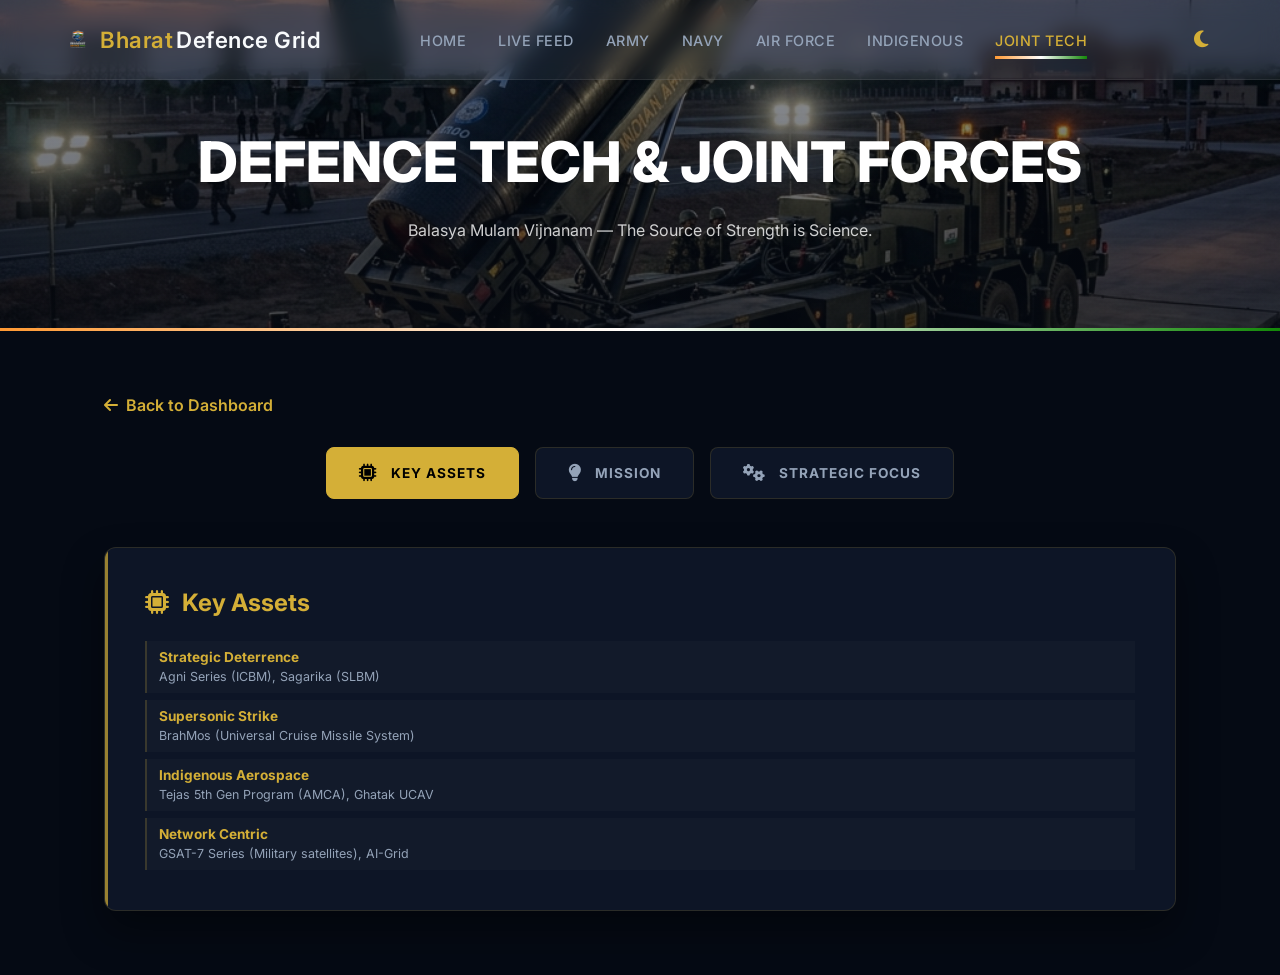
<file: tech.html>
<!DOCTYPE html>
<html lang="en" data-theme="dark">

<head>
    <meta charset="UTF-8">
    <meta name="viewport" content="width=device-width, initial-scale=1.0">
    <title>Defence Tech & Innovation | Defence India</title>
    <!-- Google Fonts -->
    <link rel="preconnect" href="https://fonts.googleapis.com">
    <link rel="preconnect" href="https://fonts.gstatic.com" crossorigin>
    <link href="https://fonts.googleapis.com/css2?family=Inter:wght@400;500;600;700&display=swap" rel="stylesheet">
    <!-- Font Awesome -->
    <link rel="stylesheet" href="https://cdnjs.cloudflare.com/ajax/libs/font-awesome/6.4.0/css/all.min.css">
    <!-- Custom CSS -->
    <link rel="stylesheet" href="index.css">
    <style>
        .detail-hero {
            padding: 8rem 4rem 4rem;
            background: linear-gradient(rgba(5, 10, 20, 0.4), rgba(5, 10, 20, 0.7)), url('./assets/tech-hero.png');
            background-size: cover;
            background-position: center;
            text-align: center;
            border-bottom: 3px solid transparent;
            border-image: linear-gradient(to right, #FF9933, #FFFFFF, #138808) 1;
        }


        .detail-content {
            padding: 4rem;
            max-width: 1200px;
            margin: 0 auto;
        }

        /* Tab Styles */
        .tabs-nav {
            display: flex;
            justify-content: center;
            gap: 1rem;
            margin-bottom: 3rem;
            flex-wrap: wrap;
        }

        .tab-btn {
            background: var(--bg-secondary);
            border: 1px solid var(--border-color);
            color: var(--text-secondary);
            padding: 1rem 2rem;
            border-radius: 8px;
            font-weight: 700;
            cursor: pointer;
            transition: var(--transition);
            display: flex;
            align-items: center;
            gap: 0.8rem;
            text-transform: uppercase;
            font-size: 0.85rem;
            letter-spacing: 1px;
        }

        .tab-btn i {
            font-size: 1.1rem;
        }

        .tab-btn.active {
            background: var(--accent-color);
            color: #000;
            border-color: var(--accent-color);
        }

        .tab-pane {
            display: none;
            animation: fadeIn 0.4s ease forwards;
        }

        .tab-pane.active {
            display: block;
        }

        @keyframes fadeIn {
            from {
                opacity: 0;
                transform: translateY(10px);
            }

            to {
                opacity: 1;
                transform: translateY(0);
            }
        }

        .info-block {
            background: var(--bg-secondary);
            padding: 2.5rem;
            border-radius: 12px;
            border: 1px solid var(--border-color);
            box-shadow: var(--shadow-premium);
            height: 100%;
        }

        .info-block h2 {
            font-size: 1.5rem;
            color: var(--accent-color);
            margin-bottom: 1.5rem;
            display: flex;
            align-items: center;
            gap: 0.8rem;
        }

        .info-list {
            list-style: none;
        }

        .info-list li {
            color: var(--text-secondary);
            margin-bottom: 1rem;
            display: flex;
            gap: 1rem;
            line-height: 1.6;
        }

        .info-list li i {
            color: var(--accent-color);
            margin-top: 0.3rem;
        }

        .org-grid {
            display: grid;
            grid-template-columns: repeat(auto-fit, minmax(200px, 1fr));
            gap: 1.5rem;
            margin-top: 2rem;
        }

        .org-card {
            background: var(--bg-accent);
            padding: 2rem;
            border-radius: 8px;
            text-align: center;
            border: 1px solid var(--border-color);
            transition: var(--transition);
        }

        .org-card:hover {
            border-color: var(--accent-color);
            transform: translateY(-5px);
        }

        .org-card h4 {
            font-size: 1.2rem;
            margin-bottom: 0.5rem;
            color: var(--accent-color);
        }

        .back-link {
            display: inline-flex;
            align-items: center;
            gap: 0.5rem;
            color: var(--accent-color);
            text-decoration: none;
            font-weight: 600;
            margin-bottom: 2rem;
            transition: var(--transition);
        }

        .back-link:hover {
            transform: translateX(-5px);
        }
    </style>
</head>

<body>
    <nav class="navbar">
        <div class="nav-left">
            <div class="logo">
                <img 
    src="assets/Bharat Defence Grid logo.png" 
    alt="Bharat Defence Grid Logo"
    loading="lazy"
    class="logo-img">
                Bharat <span>Defence Grid</span>
            </div>
            
            <div class="nav-toggle" id="navToggle">
                <i class="fas fa-bars"></i>
            </div>
        </div>

        <ul class="nav-menu">
            <li><a href="index.html" class="nav-link">Home</a></li>
            <li><a href="live.html" class="nav-link">Live Feed</a></li>
            <li><a href="army.html" class="nav-link">Army</a></li>
            <li><a href="navy.html" class="nav-link">Navy</a></li>
            <li><a href="airforce.html" class="nav-link">Air Force</a></li>
            <li><a href="index.html#atmanirbharSection" class="nav-link">Indigenous</a></li>
            <li><a href="tech.html" class="nav-link active">Joint Tech</a></li>
        </ul>

        <div class="nav-right">
            <button class="theme-toggle" id="themeToggle">
                <i class="fas fa-moon"></i>
            </button>
        </div>
    </nav>

    <header class="detail-hero">
        <h1 style="font-size: 3.5rem; font-weight: 800; color: white;">DEFENCE TECH & JOINT FORCES</h1>
        <p style="color: rgba(255,255,255,0.8); max-width: 800px; margin: 1.5rem auto;">Balasya Mulam Vijnanam — The
            Source of Strength is Science.</p>
    </header>

    <main class="detail-content">
        <a href="index.html" class="back-link"><i class="fas fa-arrow-left"></i> Back to Dashboard</a>

        <!-- Custom Tab Navigation -->
        <div class="tabs-nav">
            <button class="tab-btn active" onclick="showTab('assets')"><i class="fas fa-microchip"></i> Key
                Assets</button>
            <button class="tab-btn" onclick="showTab('missions')"><i class="fas fa-lightbulb"></i> Mission</button>
            <button class="tab-btn" onclick="showTab('focus')"><i class="fas fa-gears"></i> Strategic Focus</button>
        </div>

        <!-- Tab Panes -->
        <div id="assets" class="tab-pane active">
            <div class="info-block">
                <h2><i class="fas fa-microchip"></i> Key Assets</h2>
                <div class="tactical-list">
                    <div class="tactical-item"><strong>Strategic Deterrence</strong><span>Agni Series (ICBM), Sagarika (SLBM)</span></div>
                    <div class="tactical-item"><strong>Supersonic Strike</strong><span>BrahMos (Universal Cruise Missile System)</span></div>
                    <div class="tactical-item"><strong>Indigenous Aerospace</strong><span>Tejas 5th Gen Program (AMCA), Ghatak UCAV</span></div>
                    <div class="tactical-item"><strong>Network Centric</strong><span>GSAT-7 Series (Military satellites), AI-Grid</span></div>
                </div>
            </div>
        </div>

        <div id="missions" class="tab-pane">
            <div class="info-block">
                <h2><i class="fas fa-lightbulb"></i> Mission</h2>
                <p style="color: var(--text-secondary); line-height: 1.8; font-size: 1.1rem; margin-bottom: 2rem;">
                    To build a self-reliant, technologically advanced defence ecosystem that strengthens national
                    security and global strategic position.
                </p>
            </div>
        </div>

        <div id="focus" class="tab-pane">
            <div class="info-block" style="margin-bottom: 3rem;">
                <h2><i class="fas fa-gears"></i> Strategic Focus</h2>
                <ul class="info-list">
                    <li><i class="fas fa-industry"></i> <strong>Atmanirbharta:</strong> Indigenous defence production
                        and self-reliance.</li>
                    <li><i class="fas fa-rocket"></i> <strong>Missile Tech:</strong> Development of advanced missiles
                        and UAV systems.</li>
                    <li><i class="fas fa-wifi"></i> <strong>Electronic Warfare:</strong> AI, space, and cyber warfare
                        capabilities.</li>
                    <li><i class="fas fa-handshake"></i> <strong>Jointness:</strong> Integration among Army, Navy, and
                        Air Force.</li>
                    <li><i class="fas fa-user-robot"></i> <strong>Future Readiness:</strong> Autonomous systems and
                        space defense.</li>
                </ul>
            </div>

            <h2 class="section-title">Organizations Driving Innovation</h2>
            <div class="org-grid">
                <div class="org-card">
                    <h4>DRDO</h4>
                    <p style="font-size: 0.85rem; color: var(--text-secondary);">Defence Research and Development
                        Organisation</p>
                </div>
                <div class="org-card">
                    <h4>HAL</h4>
                    <p style="font-size: 0.85rem; color: var(--text-secondary);">Hindustan Aeronautics Limited</p>
                </div>
            </div>
        </div>
    </main>

    <script src="script.js"></script>
</body>

</html>
</file>
<file: index.css>
:root {
    /* Premium Professional Theme - Dark (Default) */
    --bg-primary: #050a14;
    --bg-secondary: #0d1526;
    --bg-accent: #161f33;
    --text-primary: #f8fafc;
    --text-secondary: #94a3b8;
    --accent-color: #d4af37;
    /* Sophisticated Gold */
    --accent-hover: #b8962e;
    --border-color: rgba(212, 175, 55, 0.15);
    --nav-height: 80px;
    --transition: all 0.4s cubic-bezier(0.16, 1, 0.3, 1);
    --glass-bg: rgba(5, 10, 20, 0.85);
    --shadow-premium: 0 20px 40px rgba(0, 0, 0, 0.4);
}

[data-theme="light"] {
    --bg-primary: #f8fafc;
    --bg-secondary: #ffffff;
    --bg-accent: #f1f5f9;
    --text-primary: #0f172a;
    --text-secondary: #475569;
    --accent-color: #927429;
    --accent-hover: #755c1f;
    --border-color: rgba(15, 23, 42, 0.1);
    --glass-bg: rgba(248, 250, 252, 0.85);
    --shadow-premium: 0 20px 40px rgba(15, 23, 42, 0.1);
}

* {
    margin: 0;
    padding: 0;
    box-sizing: border-box;
    font-family: 'Inter', sans-serif;
}


body {
    background-color: var(--bg-primary);
    color: var(--text-primary);
    transition: var(--transition);
    overflow-x: hidden;
}

/* Navbar Styles */
.navbar {
    position: fixed;
    top: 0;
    left: 0;
    width: 100%;
    height: var(--nav-height);
    background: rgba(255, 255, 255, 0.05);
    backdrop-filter: blur(10px);
    -webkit-backdrop-filter: blur(10px);
    border-bottom: 1px solid rgba(255, 255, 255, 0.08);
    display: flex;
    align-items: center;
    justify-content: space-between;
    padding: 0 4rem;
    z-index: 2000;
    transition: var(--transition);
    gap: 1rem;
}

.nav-toggle {
    display: none;
    font-size: 1.4rem;
    color: var(--accent-color);
    cursor: pointer;
    transition: var(--transition);
    z-index: 1001;
}

.nav-toggle:hover {
    color: var(--text-primary);
    transform: scale(1.1);
}



.nav-left {
    display: flex;
    align-items: center;
    gap: 1rem;
}

.logo {
    display: flex;
    align-items: center;
    font-weight: 600;
    font-size: 1.4rem;
    color: var(--accent-color);
    letter-spacing: 0.5px;
    cursor: pointer;
}

/* Logo Image */
.logo-img {
    height: 28px;
    margin-right: 8px;
    object-fit: contain;
    transition: transform 0.3s ease, filter 0.3s ease;
}

/* Hover Effect 🔥 */
.logo:hover .logo-img {
    transform: scale(1.08);
    filter: drop-shadow(0 0 6px rgba(255,255,255,0.4));
}

.logo span {
    color: var(--text-primary);
    margin-left: 0.2rem;
}


.nav-menu {
    display: flex;
    list-style: none;
    gap: 2rem;
}

.nav-link {
    text-decoration: none;
    color: var(--text-secondary);
    font-size: 0.9rem;
    font-weight: 500;
    text-transform: uppercase;
    letter-spacing: 0.5px;
    transition: var(--transition);
    position: relative;
    padding: 0.5rem 0;
}

.nav-link:hover,
.nav-link.active {
    color: var(--accent-color);
}

.nav-link::after {
    content: '';
    position: absolute;
    bottom: -2px;
    left: 0;
    width: 0;
    height: 3px;
    background: linear-gradient(to right, #FF9933, #FFFFFF, #138808);
    transition: var(--transition);
}


.nav-link:hover::after,
.nav-link.active::after {
    width: 100%;
}

.nav-right {
    display: flex;
    align-items: center;
    gap: 1.5rem;
}

/* Search Bar */
.search-container {
    position: relative;
    display: flex;
    align-items: center;
}

.search-input {
    background: var(--bg-accent);
    border: 1px solid var(--border-color);
    color: var(--text-primary);
    padding: 0.6rem 1rem 0.6rem 2.5rem;
    border-radius: 4px;
    font-size: 0.85rem;
    outline: none;
    width: 200px;
    transition: var(--transition);
}

.search-input:focus {
    width: 280px;
    border-color: var(--accent-color);
    box-shadow: 0 0 0 2px rgba(0, 255, 156, 0.1);
}

.search-icon {
    position: absolute;
    left: 0.8rem;
    color: var(--text-secondary);
    pointer-events: none;
}

/* Theme Toggle */
.theme-toggle {
    background: none;
    border: none;
    color: var(--text-primary);
    cursor: pointer;
    font-size: 1.2rem;
    display: flex;
    align-items: center;
    justify-content: center;
    padding: 0.5rem;
    border-radius: 50%;
    transition: var(--transition);
}

.theme-toggle:hover {
    background: var(--bg-accent);
    color: var(--accent-color);
}

/* Hero Section Spacing */
.page-content {
    margin-top: var(--nav-height);
}

/* Scanned Lines / Noise Effect (Tactical Feel) */
/* Hero Section */
.hero {
    background: linear-gradient(
        to right,
        rgba(255,153,51,0.15),   /* saffron */
        #ffffff,
        rgba(19,136,8,0.15)      /* green */
    );
    text-align: center;
    padding: 100px 20px;
    position: relative;
    overflow: hidden;
    border-bottom: 1px solid var(--border-color);
}

.hero h1 {
    font-size: 40px;
    font-weight: 800;
    margin-bottom: 1.5rem;
    color: var(--text-primary);
    letter-spacing: -1.5px;
    line-height: 1.2;
}

.hero h1 span {
    color: #c9a646; /* gold defence tone */
    position: relative;
}

.hero p {
    font-size: 1.25rem;
    color: var(--text-secondary);
    max-width: 700px;
    line-height: 1.7;
    margin: 0 auto 2.5rem; /* Centered with bottom breathing room */
}

.badge {
    background: var(--bg-accent);
    color: var(--accent-color);
    padding: 0.5rem 1.25rem;
    border-radius: 100px;
    font-size: 0.75rem;
    font-weight: 700;
    text-transform: uppercase;
    letter-spacing: 2px;
    margin-bottom: 2rem;
    border: 1px solid var(--border-color);

    /* ✅ ADD THIS */
    display: inline-block;
    width: fit-content;
}

.hero-btns {
    display: flex;
    gap: 1rem;
}

.hero-buttons {
    display: flex;
    gap: 1rem;
    margin-top: 2rem;
    justify-content: center; /* Tactical Alignment Center */
    flex-wrap: wrap; 
}

.btn {
    padding: 10px 18px;
    border-radius: 6px;
    text-decoration: none;
    font-size: 14px;
    margin: 8px;
    font-weight: 700;
    transition: all 0.3s ease;
    display: inline-flex;
    align-items: center;
    justify-content: center;
}

.btn.primary {
    background: #0b1b34;
    color: white;
    border: 1px solid #0b1b34;
}

.btn.secondary {
    border: 1px solid #0b1b34;
    color: #0b1b34;
    background: transparent;
}

.btn:hover {
    transform: translateY(-2px);
    box-shadow: 0 5px 15px rgba(11, 27, 52, 0.2);
}

.btn.primary:hover {
    background: #142a4d;
}

.btn.secondary:hover {
    background: rgba(11, 27, 52, 0.05);
}

/* Content Sections */
.section-title {
    font-size: 2rem;
    font-weight: 700;
    margin-bottom: 2.5rem;
    letter-spacing: -0.5px;
}

.cards {
    display: grid;
    grid-template-columns: repeat(auto-fit, minmax(320px, 1fr));
    gap: 2.5rem;
    padding: 4rem;
}

.card {
    background: var(--bg-secondary);
    border: 1px solid var(--border-color);
    padding: 2.5rem;
    border-radius: 12px;
    transition: var(--transition);
    box-shadow: var(--shadow-premium);
}

.card:hover {
    border-color: var(--accent-color);
    transform: translateY(-8px);
}

.card h3 {
    margin-bottom: 1rem;
    font-weight: 700;
    color: var(--text-primary);
    font-size: 1.4rem;
    letter-spacing: -0.5px;
}

.card p {
    color: var(--text-secondary);
    font-size: 1rem;
    line-height: 1.6;
    margin-bottom: 1.5rem;
}

.card-meta {
    display: flex;
    justify-content: space-between;
    align-items: center;
    margin-bottom: 1rem;
}

.category-badge {
    padding: 0.3rem 0.8rem;
    border-radius: 4px;
    font-size: 0.7rem;
    font-weight: 700;
    text-transform: uppercase;
    letter-spacing: 1px;
    background: var(--bg-accent);
}

.category-badge.army {
    color: #8bc34a;
    border: 1px solid rgba(139, 195, 74, 0.3);
}

.category-badge.navy {
    color: #03a9f4;
    border: 1px solid rgba(3, 169, 244, 0.3);
}

.category-badge.air-force {
    color: #ffeb3b;
    border: 1px solid rgba(255, 235, 59, 0.3);
}

.category-badge.defence-tech {
    color: #e91e63;
    border: 1px solid rgba(233, 30, 99, 0.3);
}

.category-badge.general {
    color: var(--text-secondary);
    border: 1px solid var(--border-color);
}


.card-date {
    font-size: 0.8rem;
    color: var(--text-secondary);
    font-style: italic;
}

.ai-btn {
    display: flex;
    align-items: center;
    gap: 0.5rem;
    background: linear-gradient(135deg, #d4af37, #b8962e);
    color: #000;
    border: none;
    padding: 0.8rem 1.2rem;
    border-radius: 6px;
    font-size: 0.9rem;
    font-weight: 700;
    cursor: pointer;
    transition: var(--transition);
    width: 100%;
    justify-content: center;
}

.ai-btn i {
    font-size: 0.9rem;
}

.ai-btn:hover {
    transform: translateY(-2px);
    box-shadow: 0 4px 15px rgba(212, 175, 55, 0.3);
}

/* Strategic Intelligence Feed - List Style */
.news-section {
    background: var(--bg-primary);
    padding: 0;
}

.sector-tabs {
    display: flex;
    justify-content: center;
    gap: 1.5rem;
    margin-bottom: 3rem;
    font-family: 'Orbitron', sans-serif;
}

.sector-btn {
    background: transparent;
    border: none;
    color: var(--text-secondary);
    font-size: 0.9rem;
    font-weight: 700;
    cursor: pointer;
    padding: 0.5rem 1rem;
    transition: var(--transition);
    border-radius: 4px;
}

.sector-btn:hover {
    color: var(--accent-color);
    background: rgba(212, 175, 55, 0.05);
}

.sector-btn.active {
    color: var(--accent-color);
    background: rgba(212, 175, 55, 0.1);
    box-shadow: 0 0 15px rgba(212, 175, 55, 0.1);
}

/* Live Tactical Ticker */
.news-ticker {
    background: #000;
    border: 1px solid var(--border-color);
    border-radius: 8px;
    margin-bottom: 1.5rem;
    display: flex;
    overflow: hidden;
    height: 40px;
}

.ticker-badge {
    background: #ff0000;
    color: #fff;
    padding: 0 1rem;
    display: flex;
    align-items: center;
    gap: 0.5rem;
    font-weight: 900;
    font-size: 0.7rem;
    letter-spacing: 2px;
    font-family: 'Orbitron', sans-serif;
    position: relative;
    z-index: 2;
}

.live-dot {
    width: 8px;
    height: 8px;
    background: #fff;
    border-radius: 50%;
    animation: liveBlink 1s infinite alternate;
}

@keyframes liveBlink {
    0% {
        opacity: 0.2;
        transform: scale(0.8);
    }

    100% {
        opacity: 1;
        transform: scale(1.1);
    }
}

.ticker-scroll {
    flex: 1;
    display: flex;
    align-items: center;
    white-space: nowrap;
    overflow: hidden;
    padding-left: 2rem;
}

.ticker-msg {
    display: inline-block;
    padding-right: 100%;
    animation: scrollTicker 60s linear infinite;
    color: #fff;
    font-size: 0.85rem;
    font-weight: 500;
}

@keyframes scrollTicker {
    0% {
        transform: translateX(0);
    }

    100% {
        transform: translateX(-100%);
    }
}

.intel-report-container {
    background: var(--bg-secondary);
    border: 1px solid var(--border-color);
    border-radius: 12px;
    overflow: hidden;
    max-width: 900px;
    margin: 0 auto;
    box-shadow: var(--shadow-premium);
}

.report-header {
    background: var(--bg-accent);
    padding: 2.5rem;
    display: flex;
    justify-content: space-between;
    align-items: center;
    border-bottom: 2px solid var(--accent-color);
}

.report-header h2 {
    font-size: 1.8rem;
    font-weight: 800;
    letter-spacing: -0.5px;
}

.live-status {
    display: flex;
    align-items: center;
    gap: 0.8rem;
    font-size: 0.75rem;
    font-weight: 900;
    letter-spacing: 2px;
}

.news-list-label {
    background: rgba(0, 0, 0, 0.2);
    padding: 1rem 2.5rem;
    font-size: 0.7rem;
    font-weight: 800;
    color: var(--accent-color);
    letter-spacing: 3px;
    border-bottom: 1px solid var(--border-color);
}

.intel-list {
    min-height: 400px;
}

.intel-placeholder {
    padding: 4rem;
    text-align: center;
    color: var(--text-secondary);
    font-style: italic;
}

.intel-card {
    padding: 2rem 2.5rem;
    border-bottom: 1px solid var(--border-color);
    display: flex;
    flex-direction: column;
    gap: 0.8rem;
    transition: var(--transition);
    cursor: pointer;
}

.intel-card:hover {
    background: rgba(212, 175, 55, 0.02);
    padding-left: 3rem;
}

.intel-card h3 {
    font-size: 1.15rem;
    font-weight: 700;
    line-height: 1.4;
}

.intel-meta {
    display: flex;
    align-items: center;
    gap: 1.5rem;
    font-size: 0.75rem;
    color: var(--text-secondary);
}

.intel-tag {
    color: var(--accent-color);
    font-weight: 800;
    text-transform: uppercase;
}

.load-more-section {
    padding: 3rem;
    text-align: center;
    background: rgba(0, 0, 0, 0.1);
}


/* India's Military Strength Section */
.strength-section {
    padding: 8rem 4rem;
    background: var(--bg-primary);
}

.strength-grid {
    display: grid;
    grid-template-columns: repeat(auto-fit, minmax(280px, 1fr));
    gap: 2rem;
    margin-top: 4rem;
}

.strength-card {
    background: var(--bg-secondary);
    padding: 3rem 2rem;
    border-radius: 16px;
    border: 1px solid var(--border-color);
    transition: var(--transition);
    text-align: center;
    position: relative;
    overflow: hidden;
}

.strength-card::before {
    content: '';
    position: absolute;
    top: 0;
    left: 0;
    width: 100%;
    height: 4px;
    background: var(--accent-color);
    opacity: 0.5;
}

.strength-card:hover {
    transform: translateY(-10px);
    box-shadow: var(--shadow-premium);
    border-color: var(--accent-color);
}

.strength-card i {
    font-size: 2.5rem;
    color: var(--accent-color);
    margin-bottom: 2rem;
    display: block;
}

.strength-card h3 {
    font-size: 1.5rem;
    font-weight: 700;
    margin-bottom: 1rem;
    color: var(--text-primary);
}

.strength-card p {
    color: var(--text-secondary);
    font-size: 0.95rem;
    line-height: 1.7;
    margin-bottom: 2rem;
}

.strength-stats {
    display: flex;
    justify-content: center;
    gap: 1.5rem;
    border-top: 1px solid var(--border-color);
    padding-top: 1.5rem;
    margin-top: auto;
}

.tab-pane {
    display: none;
}

.tab-pane.active {
    display: block;
    animation: intelligenceFade 0.5s ease-out;
}

/* Tactical Info Block Refinement */
.info-block {
    background: rgba(255, 255, 255, 0.03);
    border: 1px solid var(--border-color);
    border-radius: 12px;
    padding: 1rem 1.25rem;
    transition: var(--transition);
    position: relative;
    overflow: hidden;
}

.info-block:hover {
    background: rgba(255, 255, 255, 0.05);
    border-color: var(--accent-color);
}

.info-block::before {
    content: '';
    position: absolute;
    top: 0;
    left: 0;
    width: 3px;
    height: 100%;
    background: var(--accent-color);
    opacity: 0.7;
}

.info-block h3 {
    font-size: 1rem !important;
    text-transform: uppercase;
    letter-spacing: 1.5px;
    color: var(--text-primary);
    margin-bottom: 0.75rem;
    display: flex;
    align-items: center;
    gap: 0.8rem;
    border-bottom: 1px solid rgba(212, 175, 55, 0.1);
    padding-bottom: 0.75rem;
}

.tactical-list {
    display: grid;
    grid-template-columns: 1fr;
    gap: 0.4rem;
}

.tactical-item {
    display: flex;
    flex-direction: column;
    padding: 0.5rem 0.75rem;
    background: rgba(255, 255, 255, 0.02);
    border-left: 2px solid rgba(212, 175, 55, 0.2);
    font-size: 0.82rem;
}

.tactical-item strong {
    color: var(--accent-color);
    font-size: 0.85rem;
    margin-bottom: 0.2rem;
}

.tactical-item span {
    color: var(--text-secondary);
    font-size: 0.78rem;
    line-height: 1.4;
}

.project-group-label {
    font-size: 0.72rem;
    font-weight: 800;
    color: var(--accent-color);
    text-transform: uppercase;
    letter-spacing: 1px;
    margin: 0.5rem 0 0.3rem 0;
    background: rgba(212, 175, 55, 0.05);
    padding: 2px 8px;
    width: fit-content;
    border-radius: 4px;
}

/* Container & Layout Consistency */
.container {
    max-width: 100%;
    width: 100%;
    margin: 0;
    padding: 2rem 80px; /* Standard horizontal buffer for desktop */
}

/* Hide sliders and arrows on laptop by default */
.slider-btn {
    display: none;
}
.slider-wrapper::before,
.slider-wrapper::after {
    display: none;
}

/* Base Responsive Rules */
@media (max-width: 1024px) {
    .container {
        padding: 2rem 40px;
    }
    
    .hero h1 {
        font-size: 2.5rem;
    }
}

/* --- MOBILE RESPONSIVENESS IMPROVEMENTS (Senior Developer Polish) --- */

html {
    scroll-behavior: smooth;
}

/* Global Subtle Tap Animation */
.card, .strength-card, .info-block, .intel-card, .btn-primary, .btn-secondary, .tab-btn {
    transition: transform 0.2s cubic-bezier(0.175, 0.885, 0.32, 1.275), box-shadow 0.2s ease;
}

@media (max-width: 1024px) {
    .container {
        padding: 2rem 2.5rem;
    }
}

@media (max-width: 768px) {
    :root {
        --nav-height: 70px;
    }

    .container {
        padding: 2rem 1.25rem !important;
    }

    /* Navbar: Premium App Feel */
    .navbar {
        padding: 0 1.25rem;
        justify-content: space-between;
    }

    .nav-right {
        display: none; 
    }

    .nav-toggle {
        display: block;
        font-size: 1.5rem;
        order: 2;
    }

    .logo {
        font-size: 1.2rem;
        order: 1;
    }

    .logo-img {
        height: 22px !important;
    }

    /* Compact Dropdown Menu: Tactical Style */
    .nav-menu {
        position: absolute;
        top: calc(var(--nav-height) + 8px);
        right: 1.25rem;
        width: 220px;
        background: var(--bg-secondary);
        border: 1px solid var(--border-color);
        border-radius: 12px;
        padding: 1rem 0;
        display: none;
        flex-direction: column;
        gap: 0;
        box-shadow: 0 15px 35px rgba(0, 0, 0, 0.5);
        z-index: 3000;
        transition: none; /* Instant snap for dropdown feel */
    }

    .nav-menu.active {
        display: flex;
    }

    .nav-menu li {
        width: 100%;
        text-align: left;
    }

    .nav-link {
        font-size: 0.95rem !important;
        font-weight: 600 !important;
        width: 100%;
        text-align: left !important;
        padding: 0.75rem 1.5rem !important;
        color: var(--text-primary) !important;
        display: block;
    }




    /* Hero: Mobile Optimized (User Requested) */
    .hero {
        padding: 70px 15px !important;
        text-align: center;
        background: linear-gradient(
            to bottom,
            rgba(255, 153, 51, 0.15),
            #ffffff,
            rgba(19, 136, 8, 0.15)
        ) !important;
        margin-top: var(--nav-height);
        min-height: auto;
    }

    .hero h1 {
        font-size: 24px !important;
        line-height: 1.3 !important;
        font-weight: 700 !important;
        margin-bottom: 10px !important;
    }

    .hero p {
        font-size: 14px !important;
        line-height: 1.6 !important;
        padding: 0 5px !important;
        margin-bottom: 15px !important;
        max-width: 100%;
        margin-left: auto;
        margin-right: auto;
    }

    .hero-buttons {
        display: flex !important;
        flex-direction: column !important;
        gap: 10px !important;
        margin-top: 15px !important;
    }

    .btn {
        width: 100% !important;
        text-align: center !important;
        margin: 0 !important;
    }

    /* India’s Military Strength: Touch-Responsive Horizontal Slider */
    .strength-grid {
        display: flex !important;
        flex-direction: row !important;
        overflow-x: auto !important;
        scroll-snap-type: x mandatory !important;
        gap: 1rem !important;
        padding: 1rem 0 !important;
        margin: 2rem -1.25rem 0 !important;
        padding-left: 1.25rem !important;
        padding-right: 1.25rem !important;
        scrollbar-width: none;
        -ms-overflow-style: none;
        -webkit-overflow-scrolling: touch;
    }

    .strength-grid::-webkit-scrollbar {
        display: none;
    }

    .strength-grid a {
        flex: 0 0 100% !important; 
        scroll-snap-align: center;
    }

    .strength-card {
        margin: 0;
        height: 100%;
    }

    /* Universal Card Stacking (Exclude Sliders) */
    .cards, .intel-list {
        display: flex;
        flex-direction: column;
        gap: 1.5rem;
        padding: 0 !important;
    }

    .info-block, .card, .intel-card {
        width: 100% !important;
        margin-bottom: 0;
    }

    /* Mobile UX Spacing */
    .news-section, .strength-section {
        padding: 4rem 0 !important;
    }

    .section-title {
        font-size: 1.8rem;
        text-align: center;
        margin-bottom: 2.5rem;
    }

    /* Typography & Hierarchy */
    body {
        font-size: 16px;
    }

    .card:active, .strength-card:active, .info-block:active, .intel-card:active {
        transform: scale(0.97) !important;
    }

    /* Scrollable Tabs */
    .sector-tabs, .tabs-nav {
        display: flex;
        flex-wrap: nowrap;
        overflow-x: auto;
        padding-bottom: 1rem;
        -webkit-overflow-scrolling: touch;
        scrollbar-width: none;
        gap: 0.75rem;
        justify-content: flex-start;
    }

    .sector-tabs::-webkit-scrollbar, .tabs-nav::-webkit-scrollbar {
        display: none;
    }

    .sector-btn, .tab-btn {
        flex-shrink: 0;
        white-space: nowrap;
    }

    /* Strategic Report: Mobile Refinement */
    .intel-report-container {
        border-radius: 0;
        border-left: none;
        border-right: none;
    }

    .report-header {
        padding: 1.5rem;
    }

    .report-header h2 {
        font-size: 1.4rem;
    }

    .intel-card {
        padding: 1.5rem;
    }

    /* Timeline Mobile Fix */
    .timeline-container {
        padding-left: 1rem;
    }

    .timeline-container::after {
        left: 20px;
    }

    .timeline-dot {
        left: 20px;
    }

    .timeline-item {
        padding-left: 50px;
    }
}

/* Tactical Command Buttons & Sub-page Mobile Restorations */
.tabs-nav {
    display: flex;
    flex-wrap: wrap;
    gap: 1.5rem;
    margin-bottom: 3rem;
    justify-content: center;
}

.tab-btn {
    background: var(--bg-secondary);
    border: 1px solid var(--border-color);
    color: var(--text-secondary);
    padding: 1rem 2rem;
    border-radius: 8px;
    font-weight: 700;
    cursor: pointer;
    transition: var(--transition);
    display: flex;
    align-items: center;
    gap: 0.8rem;
    text-transform: uppercase;
    font-size: 0.85rem;
    letter-spacing: 1px;
}

.tab-btn.active {
    background: var(--accent-color);
    color: #000;
    border-color: var(--accent-color);
}

.info-block {
    background: var(--bg-secondary);
    padding: 2.5rem;
    border-radius: 12px;
    border: 1px solid var(--border-color);
    box-shadow: var(--shadow-premium);
    height: 100%;
}

@media (max-width: 768px) {
    .detail-hero {
        padding: 6rem 1.25rem 3rem !important;
    }
    .detail-hero h1 {
        font-size: 2.2rem !important;
    }
    .detail-content {
        padding: 2.5rem 1.25rem !important;
    }
    .tabs-nav {
        gap: 0.75rem !important;
        padding: 0 1.25rem;
    }
    .tab-btn {
        padding: 0.8rem 1.2rem !important;
        font-size: 0.75rem !important;
    }
}

/* Strategic Capability & Atmanirbhar Slider Mobile Logic */
@media (max-width: 768px) {
    #defencePowerSection .operations-grid,
    #atmanirbharSection .operations-grid {
        display: flex !important;
        flex-direction: row !important;
        flex-wrap: nowrap !important;
        overflow-x: auto !important;
        scroll-snap-type: x mandatory !important;
        gap: 1.5rem !important;
        padding: 1.5rem 1.25rem !important;
        margin: 0 -1.25rem 2rem !important;
        scrollbar-width: none;
        -ms-overflow-style: none;
        scroll-behavior: smooth;
        -webkit-overflow-scrolling: touch;
    }

    #defencePowerSection .operations-grid::-webkit-scrollbar,
    #atmanirbharSection .operations-grid::-webkit-scrollbar {
        display: none;
    }

    #defencePowerSection .info-block,
    #atmanirbharSection .info-block {
        min-width: 100% !important;
        flex: 0 0 100% !important;
        scroll-snap-align: center !important;
        margin-bottom: 0 !important;
        border-radius: 12px !important;
        box-shadow: 0 5px 20px rgba(0,0,0,0.3) !important;
    }

    .slider-wrapper {
        position: relative;
        margin-bottom: 2rem;
        overflow: visible;
        padding: 0;
    }

    /* Edge Fade Arrows & Gradient Mask - Mobile Only */
    .slider-wrapper::before,
    .slider-wrapper::after {
        content: '';
        display: block;
        position: absolute;
        top: 0;
        bottom: 0;
        width: 60px;
        pointer-events: none;
        z-index: 50;
        transition: opacity 0.3s ease;
    }

    /* Left Edge Fade */
    .slider-wrapper::before {
        left: -1.25rem;
        background: linear-gradient(to right, var(--bg-primary) 20%, transparent 100%);
    }

    /* Right Edge Fade */
    .slider-wrapper::after {
        right: -1.25rem;
        background: linear-gradient(to left, var(--bg-primary) 20%, transparent 100%);
    }

    /* Adjust fade for secondary background sections */
    #defencePowerSection .slider-wrapper::before {
        background: linear-gradient(to right, var(--bg-secondary) 20%, transparent 100%);
    }
    #defencePowerSection .slider-wrapper::after {
        background: linear-gradient(to left, var(--bg-secondary) 20%, transparent 100%);
    }

    .slider-btn {
        display: flex;
        position: absolute;
        top: 50%;
        transform: translateY(-50%);
        width: 50px;
        height: 100%;
        background: none;
        color: var(--accent-color);
        border: none;
        z-index: 100;
        align-items: center;
        justify-content: center;
        cursor: pointer;
        transition: all 0.3s ease;
        -webkit-tap-highlight-color: transparent;
    }

    .slider-btn i {
        font-size: 2rem;
        font-weight: 300;
        text-shadow: 0 0 15px rgba(0, 0, 0, 1);
    }

    .slider-btn:active {
        transform: translateY(-50%) scale(1.3);
        color: var(--text-primary);
    }

    .slider-btn.left { 
        left: 0; 
    }
    
    .slider-btn.right { 
        right: 0; 
    }

    /* Matrix Tab Navigation (User Requested) */
    #defencePowerSection .tabs-nav {
        display: grid !important;
        grid-template-columns: repeat(2, 1fr) !important;
        gap: 0.75rem !important;
        padding: 0 1.25rem !important;
        overflow: visible !important;
    }

    #atmanirbharSection .tabs-nav {
        display: grid !important;
        grid-template-columns: repeat(3, 1fr) !important;
        gap: 0.5rem !important;
        padding: 0 1.25rem !important;
        overflow: visible !important;
    }

    #atmanirbharSection .tab-btn,
    #defencePowerSection .tab-btn {
        width: 100% !important;
        min-width: unset !important;
        flex-direction: column !important;
        gap: 5px !important;
        padding: 12px 5px !important;
        font-size: 0.75rem !important;
        text-align: center !important;
        justify-content: center !important;
        border-radius: 8px !important;
    }

    #atmanirbharSection .tab-btn i,
    #defencePowerSection .tab-btn i {
        font-size: 1.1rem !important;
        margin: 0 !important;
    }

    #atmanirbharSection .tab-btn span,
    #defencePowerSection .tab-btn span {
        white-space: nowrap !important;
        overflow: hidden !important;
        text-overflow: ellipsis !important;
        width: 100% !important;
    }

    .logo-img {
        height: 24px;
    }
}
</file>
